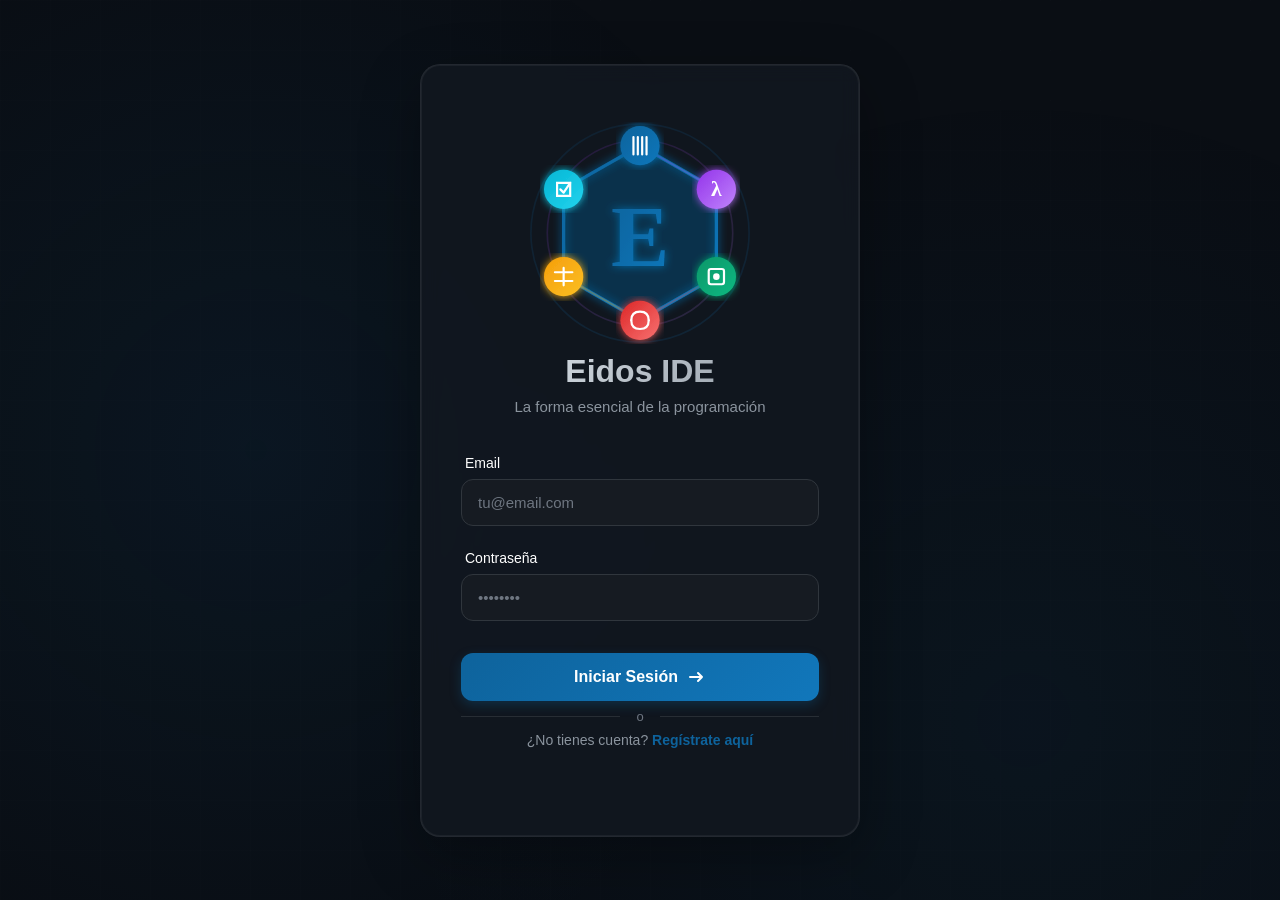
<file: public/pages/index.html>
<!doctype html>
<html lang="es">
  <head>
    <meta charset="UTF-8" />
    <meta name="viewport" content="width=device-width, initial-scale=1.0" />
    <title>Eidos - Login</title>
    <link rel="icon" type="image/svg+xml" href="../assets/images/logo.svg" />
    <link rel="stylesheet" href="../src/css/layout.css" />
    <link rel="stylesheet" href="../src/css/themes.css" />
    <link rel="stylesheet" href="../src/css/pages/login/login.css" />
  </head>
  <body>
    <div class="background-pattern"></div>

    <div class="auth-container">
      <div class="logo-section">
        <div class="logo-icon" id="logoContainer">
          <img src="../assets/images/logo.svg" alt="Eidos" />
        </div>
        <h1>Eidos IDE</h1>
        <p class="subtitle">La forma esencial de la programación</p>
      </div>

      <form id="loginForm" class="auth-form">
        <div class="input-group">
          <label for="email">Email</label>
          <input
            type="email"
            id="email"
            name="email"
            placeholder="tu@email.com"
            required
            autocomplete="email"
          />
        </div>

        <div class="input-group">
          <label for="password">Contraseña</label>
          <input
            type="password"
            id="password"
            name="password"
            placeholder="••••••••"
            required
            autocomplete="current-password"
          />
        </div>

        <button type="submit" class="action-button">
          <span>Iniciar Sesión</span>
          <svg
            width="20"
            height="20"
            viewBox="0 0 20 20"
            fill="none"
            xmlns="http://www.w3.org/2000/svg"
          >
            <path
              d="M4 10H16M16 10L12 6M16 10L12 14"
              stroke="currentColor"
              stroke-width="2"
              stroke-linecap="round"
              stroke-linejoin="round"
            />
          </svg>
        </button>
      </form>

      <div class="divider">
        <span>o</span>
      </div>

      <p class="switch-auth">
        ¿No tienes cuenta?
        <a href="register.html" class="link-primary">Regístrate aquí</a>
      </p>

      <div id="loginMessage" class="message"></div>
    </div>
    <script type="module" src="../src/js/pages/login/login.js"></script>
  </body>
</html>
</file>
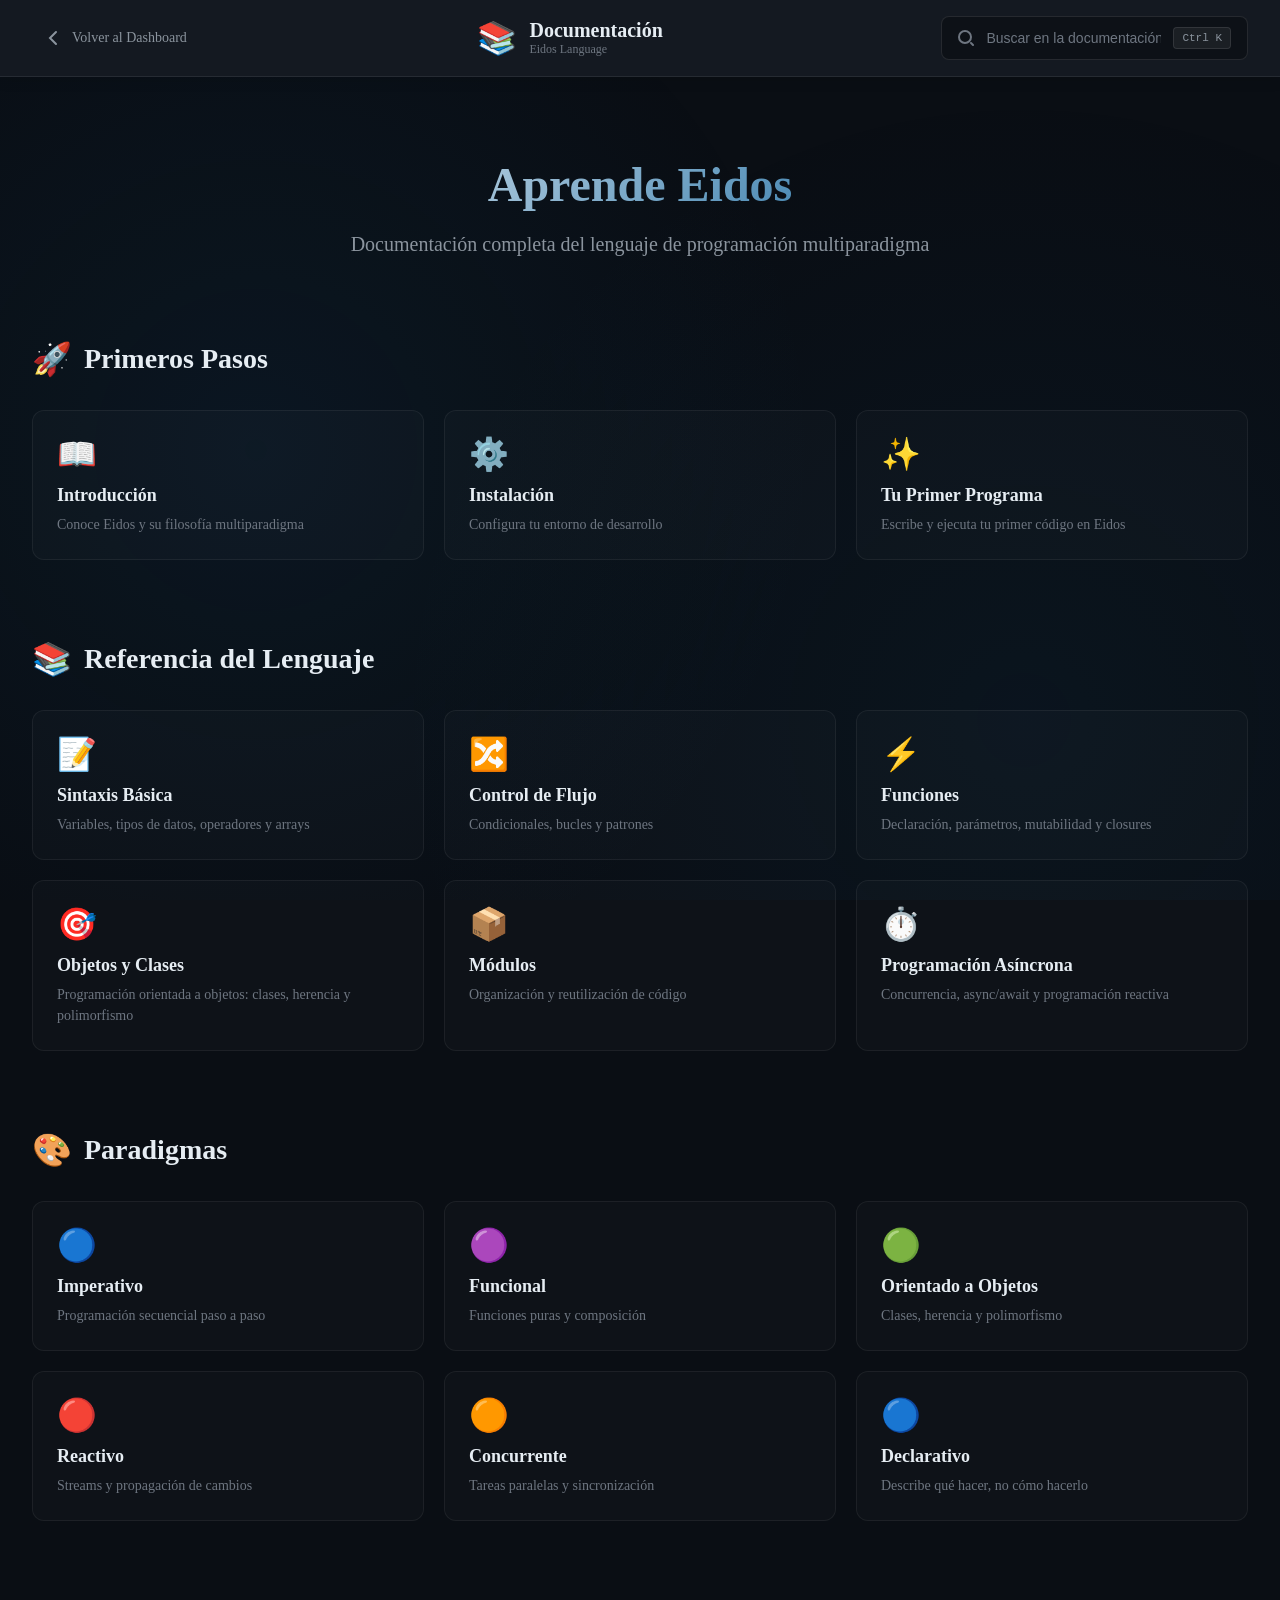
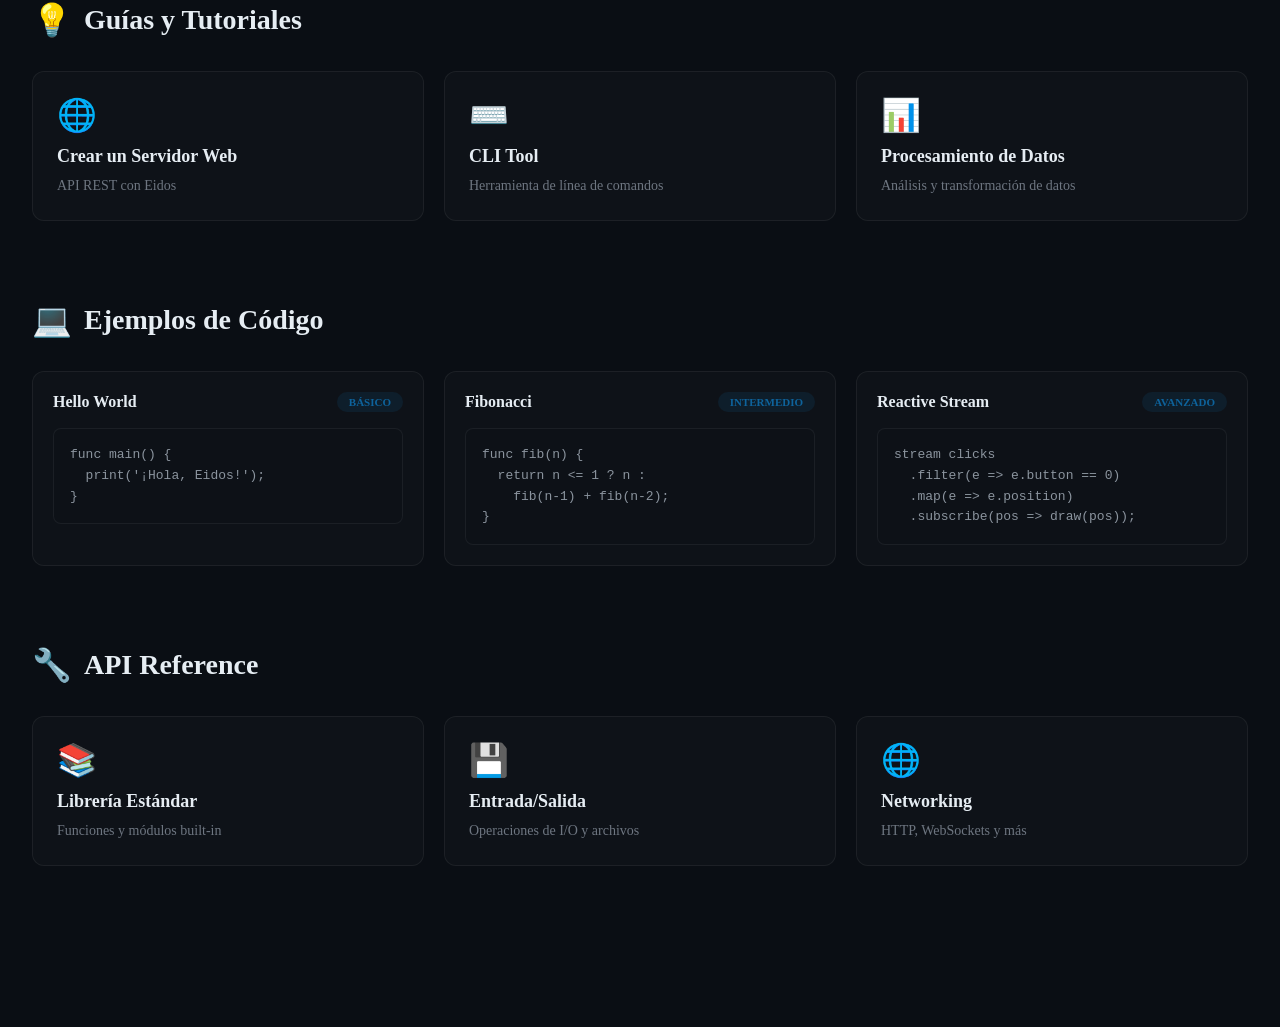
<file: public/pages/docs.html>
<!doctype html>
<html lang="es">
  <head>
    <meta charset="UTF-8" />
    <meta name="viewport" content="width=device-width, initial-scale=1.0" />
    <title>Documentación - Eidos Language</title>

    <link rel="icon" type="image/svg+xml" href="../assets/images/logo.svg" />
    <link rel="stylesheet" href="../src/css/themes.css" />
    <link rel="stylesheet" href="../src/css/pages/docs/docs.css" />
  </head>
  <body>
    <div class="background-pattern"></div>

    <div class="docs-landing">
      <header class="docs-header">
        <div class="docs-header-content">
          <a href="dashboard.html" class="back-btn">
            <svg width="20" height="20" viewBox="0 0 20 20" fill="none">
              <path
                d="M12 4L6 10L12 16"
                stroke="currentColor"
                stroke-width="2"
                stroke-linecap="round"
              />
            </svg>
            <span>Volver al Dashboard</span>
          </a>

          <div class="header-logo">
            <span class="logo-icon">📚</span>
            <div>
              <h1>Documentación</h1>
              <p>Eidos Language</p>
            </div>
          </div>

          <div class="header-actions">
            <div class="search-box">
              <svg width="16" height="16" viewBox="0 0 16 16" fill="none">
                <path
                  d="M7 13A6 6 0 1 0 7 1a6 6 0 0 0 0 12zM13 13l2 2"
                  stroke="currentColor"
                  stroke-width="2"
                  stroke-linecap="round"
                />
              </svg>
              <input
                type="text"
                placeholder="Buscar en la documentación..."
                id="searchInput"
              />
              <kbd>Ctrl K</kbd>
            </div>
          </div>
        </div>
      </header>

      <section class="docs-hero">
        <div class="hero-content">
          <h2>Aprende Eidos</h2>
          <p>
            Documentación completa del lenguaje de programación multiparadigma
          </p>
        </div>
      </section>

      <main class="docs-main" id="docsMain"></main>
    </div>

    <script src="../src/js/pages/docs/docs.data.js"></script>
    <script src="../src/js/pages/docs/docs.generator.js"></script>
  </body>
</html>
</file>
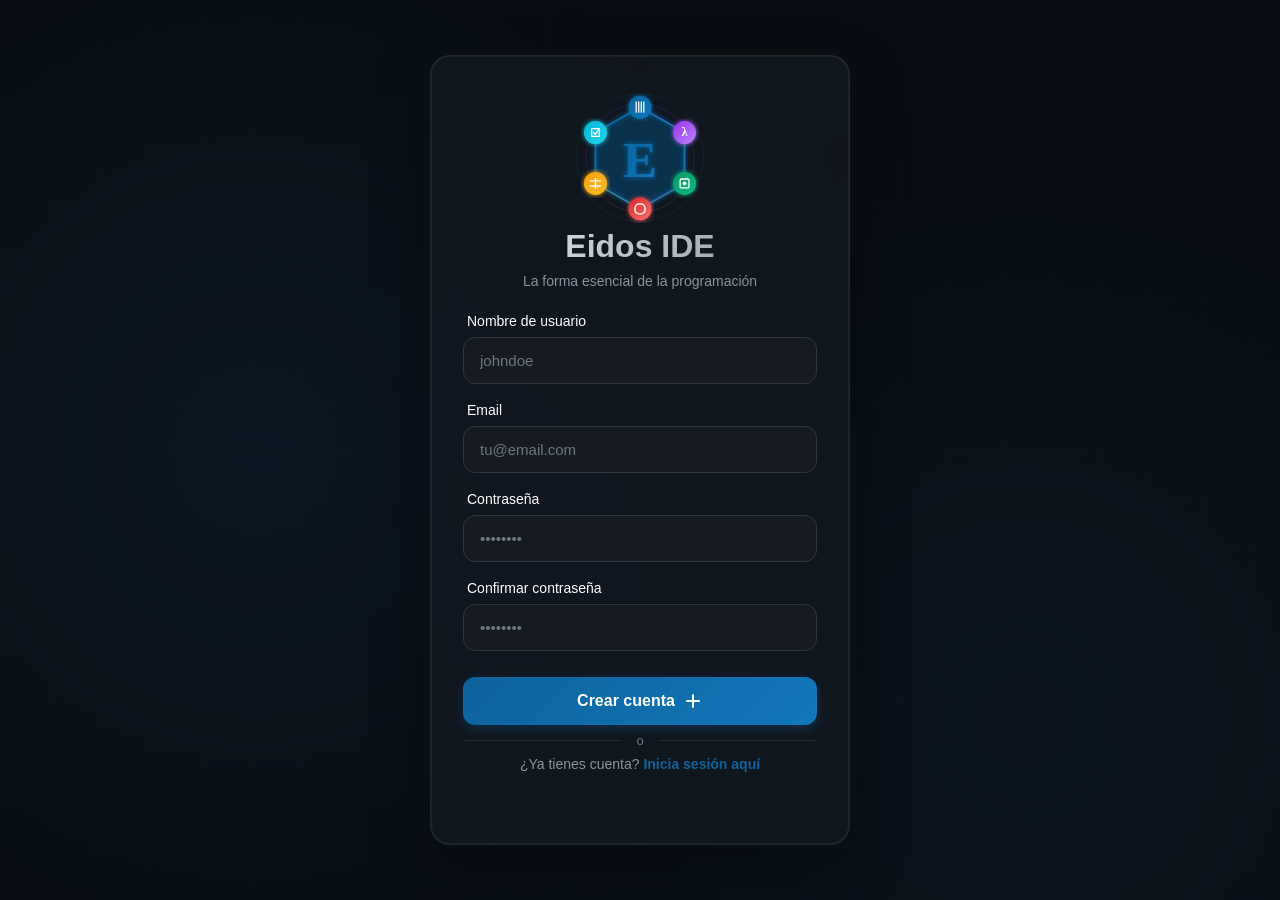
<file: public/pages/register.html>
<!doctype html>
<html lang="es">
  <head>
    <meta charset="UTF-8" />
    <meta name="viewport" content="width=device-width, initial-scale=1.0" />
    <title>Eidos - Registro</title>
    <link rel="icon" type="image/svg+xml" href="../assets/images/logo.svg" />
    <link rel="stylesheet" href="../src/css/layout.css" />
    <link rel="stylesheet" href="../src/css/themes.css" />
    <link rel="stylesheet" href="../src/css/pages/register/register.css" />
  </head>
  <body>
    <div class="background-pattern"></div>

    <div class="auth-container">
      <div class="logo-section">
        <div class="logo-icon" id="logoContainer">
          <img
            src="../assets/images/logo.svg"
            alt="Eidos"
            height="100%"
            width="100%"
          />
        </div>
        <h1>Eidos IDE</h1>
        <p class="subtitle">La forma esencial de la programación</p>
      </div>

      <form id="registerForm" class="auth-form">
        <div class="input-group">
          <label for="username">Nombre de usuario</label>
          <input
            type="text"
            id="username"
            name="username"
            placeholder="johndoe"
            required
            autocomplete="username"
          />
        </div>

        <div class="input-group">
          <label for="email">Email</label>
          <input
            type="email"
            id="email"
            name="email"
            placeholder="tu@email.com"
            required
            autocomplete="email"
          />
        </div>

        <div class="input-group">
          <label for="password">Contraseña</label>
          <input
            type="password"
            id="password"
            name="password"
            placeholder="••••••••"
            required
            autocomplete="new-password"
          />
        </div>

        <div class="input-group">
          <label for="confirmPassword">Confirmar contraseña</label>
          <input
            type="password"
            id="confirmPassword"
            name="confirmPassword"
            placeholder="••••••••"
            required
            autocomplete="new-password"
          />
        </div>

        <button type="submit" class="action-button">
          <span>Crear cuenta</span>
          <svg
            width="20"
            height="20"
            viewBox="0 0 20 20"
            fill="none"
            xmlns="http://www.w3.org/2000/svg"
          >
            <path
              d="M10 4V16M16 10H4"
              stroke="currentColor"
              stroke-width="2"
              stroke-linecap="round"
              stroke-linejoin="round"
            />
          </svg>
        </button>
      </form>

      <div class="divider">
        <span>o</span>
      </div>

      <p class="switch-auth">
        ¿Ya tienes cuenta?
        <a href="index.html" class="link-primary">Inicia sesión aquí</a>
      </p>

      <div id="registerMessage" class="message"></div>
    </div>
    <script src="../src/js/pages/register/register.js"></script>
  </body>
</html>
</file>
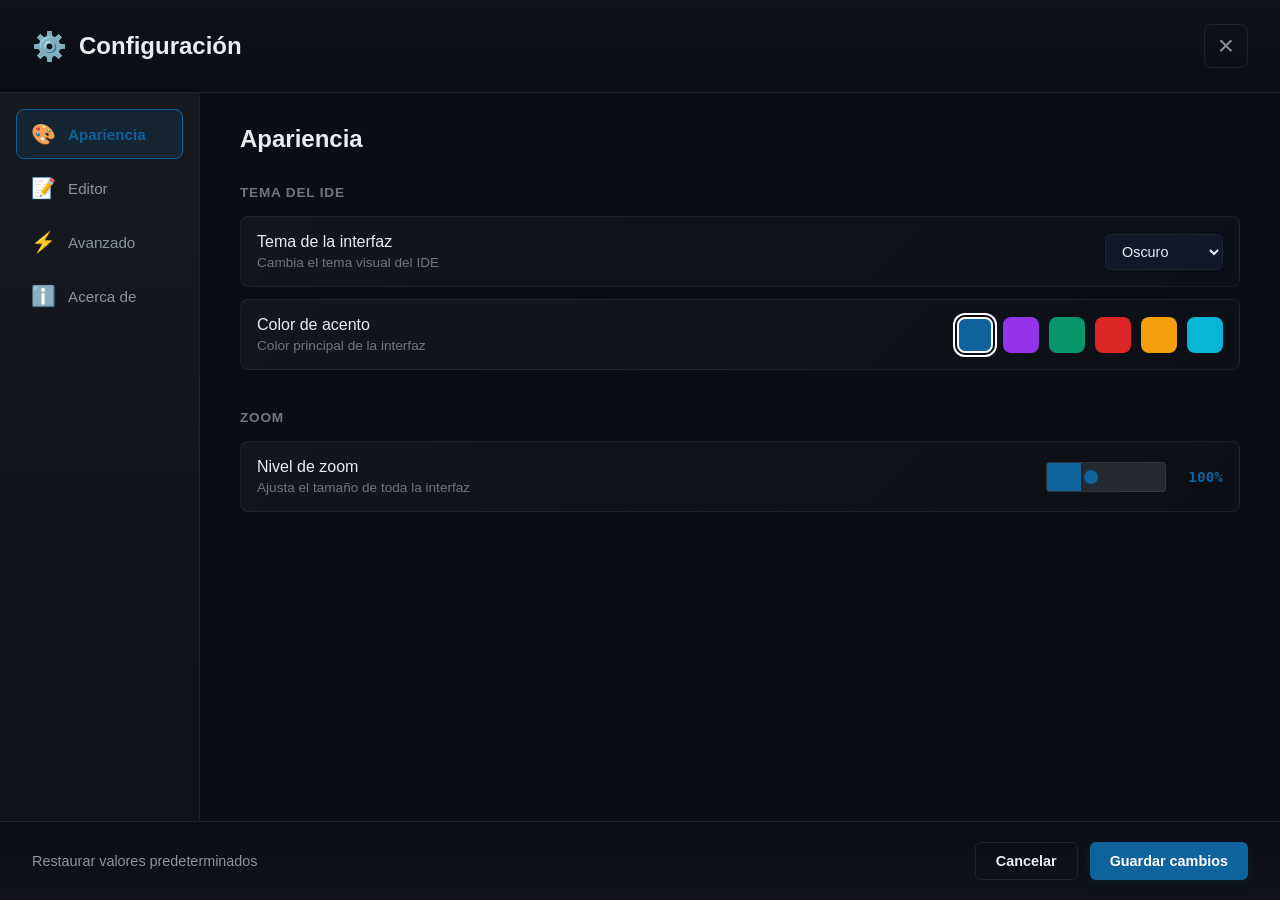
<file: public/pages/settings.html>
<!doctype html>
<html lang="en">
  <head>
    <meta charset="UTF-8" />
    <meta name="viewport" content="width=device-width, initial-scale=1.0" />
    <title>Configuración - Eidos IDE</title>
    <link rel="icon" type="image/svg+xml" href="../assets/images/logo.svg" />
    <link rel="stylesheet" href="../src/css/layout.css" />
    <link rel="stylesheet" href="../src/css/themes.css" />
    <link
      rel="stylesheet"
      href="../src/css/pages/settings/settings-layout.css"
    />
    <link
      rel="stylesheet"
      href="../src/css/pages/settings/settings-variables.css"
    />
    <link
      rel="stylesheet"
      href="../src/css/pages/settings/settings-components.css"
    />
    <link
      rel="stylesheet"
      href="../src/css/pages/settings/settings-themes.css"
    />
  </head>
  <body>
    <div class="settings-overlay" id="settingsOverlay">
      <div class="settings-container">
        <div class="settings-header">
          <div class="settings-title">
            <span class="settings-title-icon">⚙️</span>
            <span>Configuración</span>
          </div>
          <button class="settings-close" id="btnCloseSettings">×</button>
        </div>

        <div class="settings-body">
          <div class="settings-sidebar">
            <div class="settings-nav-item active" data-section="appearance">
              <span class="settings-nav-icon">🎨</span>
              <span>Apariencia</span>
            </div>
            <div class="settings-nav-item" data-section="editor">
              <span class="settings-nav-icon">📝</span>
              <span>Editor</span>
            </div>
            <div class="settings-nav-item" data-section="advanced">
              <span class="settings-nav-icon">⚡</span>
              <span>Avanzado</span>
            </div>
            <div class="settings-nav-item" data-section="about">
              <span class="settings-nav-icon">ℹ️</span>
              <span>Acerca de</span>
            </div>
          </div>

          <div class="settings-content">
            <div class="settings-section active" id="section-appearance">
              <h2 class="settings-section-title">Apariencia</h2>

              <div class="settings-group">
                <h3 class="settings-group-title">Tema del IDE</h3>

                <div class="settings-item">
                  <div class="settings-item-info">
                    <div class="settings-item-label">Tema de la interfaz</div>
                    <div class="settings-item-description">
                      Cambia el tema visual del IDE
                    </div>
                  </div>
                  <div class="settings-item-control">
                    <select class="settings-select" id="ideTheme">
                      <option value="dark">Oscuro</option>
                      <option value="light">Claro</option>
                      <option value="auto">Automático</option>
                    </select>
                  </div>
                </div>

                <div class="settings-item">
                  <div class="settings-item-info">
                    <div class="settings-item-label">Color de acento</div>
                    <div class="settings-item-description">
                      Color principal de la interfaz
                    </div>
                  </div>
                  <div class="settings-item-control">
                    <div class="settings-color-grid">
                      <div
                        class="settings-color-option active"
                        data-color="#0e639c"
                        style="background: #0e639c"
                      ></div>
                      <div
                        class="settings-color-option"
                        data-color="#9333ea"
                        style="background: #9333ea"
                      ></div>
                      <div
                        class="settings-color-option"
                        data-color="#059669"
                        style="background: #059669"
                      ></div>
                      <div
                        class="settings-color-option"
                        data-color="#dc2626"
                        style="background: #dc2626"
                      ></div>
                      <div
                        class="settings-color-option"
                        data-color="#f59e0b"
                        style="background: #f59e0b"
                      ></div>
                      <div
                        class="settings-color-option"
                        data-color="#06b6d4"
                        style="background: #06b6d4"
                      ></div>
                    </div>
                  </div>
                </div>
              </div>

              <div class="settings-group">
                <h3 class="settings-group-title">Zoom</h3>

                <div class="settings-item">
                  <div class="settings-item-info">
                    <div class="settings-item-label">Nivel de zoom</div>
                    <div class="settings-item-description">
                      Ajusta el tamaño de toda la interfaz
                    </div>
                  </div>
                  <div class="settings-item-control">
                    <div class="settings-range">
                      <input
                        type="range"
                        class="settings-slider"
                        id="zoomLevel"
                        min="80"
                        max="150"
                        value="100"
                        step="10"
                      />
                      <span class="settings-value" id="zoomValue">100%</span>
                    </div>
                  </div>
                </div>
              </div>
            </div>

            <div class="settings-section" id="section-editor">
              <h2 class="settings-section-title">Editor</h2>

              <div class="settings-group">
                <h3 class="settings-group-title">Fuente</h3>

                <div class="settings-item">
                  <div class="settings-item-info">
                    <div class="settings-item-label">Familia de fuente</div>
                    <div class="settings-item-description">
                      Fuente utilizada en el editor de código
                    </div>
                  </div>
                  <div class="settings-item-control">
                    <select class="settings-select" id="fontFamily">
                      <option value="JetBrains Mono">JetBrains Mono</option>
                      <option value="Fira Code">Fira Code</option>
                      <option value="Consolas">Consolas</option>
                      <option value="Monaco">Monaco</option>
                      <option value="Source Code Pro">Source Code Pro</option>
                    </select>
                  </div>
                </div>

                <div class="settings-item">
                  <div class="settings-item-info">
                    <div class="settings-item-label">Tamaño de fuente</div>
                    <div class="settings-item-description">
                      Tamaño del texto en el editor
                    </div>
                  </div>
                  <div class="settings-item-control">
                    <div class="settings-range">
                      <input
                        type="range"
                        class="settings-slider"
                        id="fontSize"
                        min="10"
                        max="24"
                        value="14"
                        step="1"
                      />
                      <span class="settings-value" id="fontSizeValue"
                        >14px</span
                      >
                    </div>
                  </div>
                </div>

                <div class="settings-item">
                  <div class="settings-item-info">
                    <div class="settings-item-label">Altura de línea</div>
                    <div class="settings-item-description">
                      Espaciado vertical entre líneas
                    </div>
                  </div>
                  <div class="settings-item-control">
                    <div class="settings-range">
                      <input
                        type="range"
                        class="settings-slider"
                        id="lineHeight"
                        min="1.2"
                        max="2.0"
                        value="1.6"
                        step="0.1"
                      />
                      <span class="settings-value" id="lineHeightValue"
                        >1.6</span
                      >
                    </div>
                  </div>
                </div>
              </div>

              <div class="settings-group">
                <h3 class="settings-group-title">Tema de sintaxis</h3>

                <div class="settings-item">
                  <div class="settings-item-info">
                    <div class="settings-item-label">Esquema de colores</div>
                    <div class="settings-item-description">
                      Tema de resaltado de sintaxis del código
                    </div>
                  </div>
                  <div class="settings-item-control">
                    <select class="settings-select" id="syntaxTheme">
                      <option value="eidos-dark">Eidos Dark</option>
                      <option value="eidos-light">Eidos Light</option>
                      <option value="dracula">Dracula</option>
                      <option value="nord">Nord</option>
                      <option value="monokai">Monokai</option>
                      <option value="github-dark">GitHub Dark</option>
                      <option value="solarized-dark">Solarized Dark</option>
                    </select>
                  </div>
                </div>
              </div>

              <div class="settings-group">
                <h3 class="settings-group-title">Comportamiento</h3>

                <div class="settings-item">
                  <div class="settings-item-info">
                    <div class="settings-item-label">Auto-guardado</div>
                    <div class="settings-item-description">
                      Guardar archivos automáticamente
                    </div>
                  </div>
                  <div class="settings-item-control">
                    <div class="settings-toggle" id="autoSave"></div>
                  </div>
                </div>

                <div class="settings-item">
                  <div class="settings-item-info">
                    <div class="settings-item-label">Números de línea</div>
                    <div class="settings-item-description">
                      Mostrar números de línea en el editor
                    </div>
                  </div>
                  <div class="settings-item-control">
                    <div class="settings-toggle active" id="lineNumbers"></div>
                  </div>
                </div>

                <div class="settings-item">
                  <div class="settings-item-info">
                    <div class="settings-item-label">Ajuste de línea</div>
                    <div class="settings-item-description">
                      Ajustar líneas largas automáticamente
                    </div>
                  </div>
                  <div class="settings-item-control">
                    <div class="settings-toggle" id="wordWrap"></div>
                  </div>
                </div>

                <div class="settings-item">
                  <div class="settings-item-info">
                    <div class="settings-item-label">Autocompletado</div>
                    <div class="settings-item-description">
                      Sugerencias de código automáticas
                    </div>
                  </div>
                  <div class="settings-item-control">
                    <div class="settings-toggle active" id="autoComplete"></div>
                  </div>
                </div>
              </div>
            </div>

            <div class="settings-section" id="section-advanced">
              <h2 class="settings-section-title">Avanzado</h2>

              <div class="settings-group">
                <h3 class="settings-group-title">Performance</h3>

                <div class="settings-item">
                  <div class="settings-item-info">
                    <div class="settings-item-label">
                      Aceleración por hardware
                    </div>
                    <div class="settings-item-description">
                      Usa la GPU para mejorar el rendimiento
                    </div>
                  </div>
                  <div class="settings-item-control">
                    <div
                      class="settings-toggle active"
                      id="hwAcceleration"
                    ></div>
                  </div>
                </div>

                <div class="settings-item">
                  <div class="settings-item-info">
                    <div class="settings-item-label">Tamaño de tabulación</div>
                    <div class="settings-item-description">
                      Espacios por nivel de indentación
                    </div>
                  </div>
                  <div class="settings-item-control">
                    <select class="settings-select" id="tabSize">
                      <option value="2">2 espacios</option>
                      <option value="4" selected>4 espacios</option>
                      <option value="8">8 espacios</option>
                    </select>
                  </div>
                </div>
              </div>

              <div class="settings-group">
                <h3 class="settings-group-title">Consola</h3>

                <div class="settings-item">
                  <div class="settings-item-info">
                    <div class="settings-item-label">Altura de consola</div>
                    <div class="settings-item-description">
                      Proporción de la pantalla para la consola
                    </div>
                  </div>
                  <div class="settings-item-control">
                    <div class="settings-range">
                      <input
                        type="range"
                        class="settings-slider"
                        id="consoleHeight"
                        min="20"
                        max="50"
                        value="30"
                        step="5"
                      />
                      <span class="settings-value" id="consoleHeightValue"
                        >30%</span
                      >
                    </div>
                  </div>
                </div>

                <div class="settings-item">
                  <div class="settings-item-info">
                    <div class="settings-item-label">Limpiar al ejecutar</div>
                    <div class="settings-item-description">
                      Borrar consola antes de cada ejecución
                    </div>
                  </div>
                  <div class="settings-item-control">
                    <div class="settings-toggle active" id="clearConsole"></div>
                  </div>
                </div>
              </div>
            </div>

            <div class="settings-section" id="section-about">
              <h2 class="settings-section-title">Acerca de Eidos IDE</h2>

              <div class="settings-group">
                <div class="settings-item">
                  <div class="settings-item-info">
                    <div class="settings-item-label">Versión</div>
                    <div class="settings-item-description">1.0.0 Beta</div>
                  </div>
                </div>

                <div class="settings-item">
                  <div class="settings-item-info">
                    <div class="settings-item-label">Motor del editor</div>
                    <div class="settings-item-description">
                      CodeMirror 5.65.2
                    </div>
                  </div>
                </div>

                <div class="settings-item">
                  <div class="settings-item-info">
                    <div class="settings-item-label">Lenguaje</div>
                    <div class="settings-item-description">
                      Eidos - Lenguaje multiparadigma
                    </div>
                  </div>
                </div>
              </div>

              <div class="settings-group">
                <h3 class="settings-group-title">Enlaces</h3>

                <div
                  class="settings-item"
                  style="cursor: pointer"
                  onclick="window.open('./docs.html', '_blank')"
                >
                  <div class="settings-item-info">
                    <div class="settings-item-label">📚 Documentación</div>
                    <div class="settings-item-description">
                      Aprende a programar en Eidos
                    </div>
                  </div>
                </div>

                <div
                  class="settings-item"
                  style="cursor: pointer"
                  onclick="
                    window.open(
                      'https://github.com/DiegoCordova7/eidos',
                      '_blank',
                    )
                  "
                >
                  <div class="settings-item-info">
                    <div class="settings-item-label">🐙 GitHub</div>
                    <div class="settings-item-description">
                      Contribuye al proyecto
                    </div>
                  </div>
                </div>
              </div>
            </div>
          </div>
        </div>

        <div class="settings-footer">
          <button class="settings-reset" id="btnResetSettings">
            Restaurar valores predeterminados
          </button>
          <div class="settings-actions">
            <button class="settings-button secondary" id="btnCancelSettings">
              Cancelar
            </button>
            <button class="settings-button primary" id="btnSaveSettings">
              Guardar cambios
            </button>
          </div>
        </div>
      </div>
    </div>

    <script type="module" src="../src/js/pages/settings/main.js"></script>
  </body>
</html>
</file>
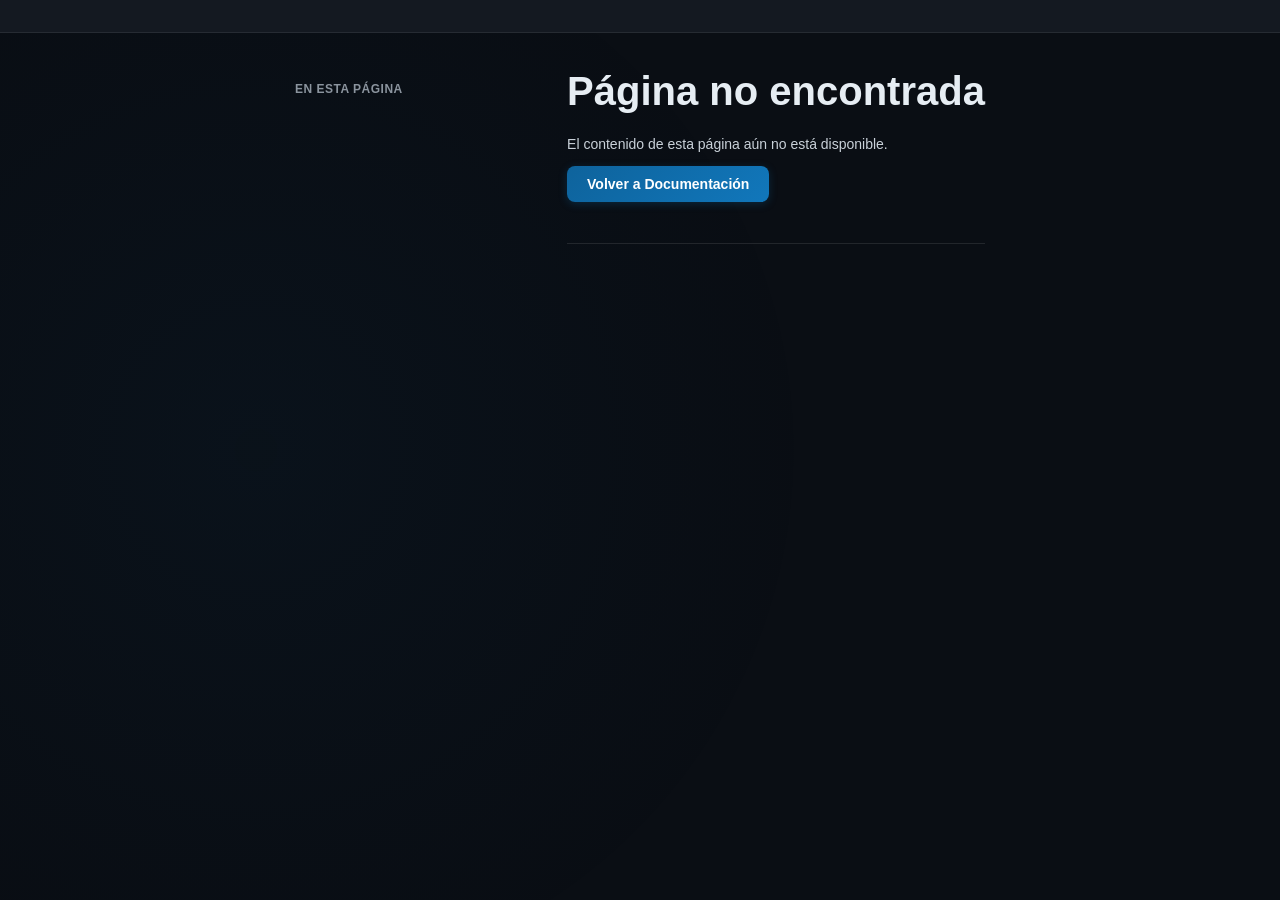
<file: public/pages/docs/doc.html>
<!doctype html>
<html lang="es">
  <head>
    <meta charset="UTF-8" />
    <meta name="viewport" content="width=device-width, initial-scale=1.0" />
    <title id="pageTitle">Eidos Documentation</title>
    <link rel="icon" type="image/svg+xml" href="../../assets/images/logo.svg" />
    <link rel="stylesheet" href="../../src/css/themes.css" />
    <link rel="stylesheet" href="../../src/css/pages/docs/base.css" />
    <link rel="stylesheet" href="../../src/css/pages/docs/header.css" />
    <link rel="stylesheet" href="../../src/css/pages/docs/sidebar.css" />
    <link rel="stylesheet" href="../../src/css/pages/docs/layout.css" />
    <link rel="stylesheet" href="../../src/css/pages/docs/components.css" />
    <link rel="stylesheet" href="../../src/css/pages/docs/diagrams.css" />
    <link rel="stylesheet" href="../../src/css/pages/docs/code.css" />
    <link rel="stylesheet" href="../../src/css/pages/docs/list.css" />
    <link rel="stylesheet" href="../../src/css/pages/docs/navigation.css" />
    <link rel="stylesheet" href="../../src/css/pages/docs/responsive.css" />
    <link rel="stylesheet" href="../../src/css/pages/docs/grid.css" />
  </head>
  <body>
    <div class="background-pattern"></div>

    <div class="doc-page">
      <header class="doc-header">
        <div class="doc-header-content">
          <nav class="breadcrumbs" id="breadcrumbs"></nav>
        </div>
      </header>

      <div class="doc-body">
        <aside class="doc-sidebar">
          <nav class="toc">
            <div class="toc-title">En esta página</div>
            <ul class="toc-list" id="tocList"></ul>
          </nav>
        </aside>
        <main class="doc-content">
          <article class="doc-article" id="articleContent"></article>
          <nav class="doc-nav">
            <div class="doc-nav-prev" id="navPrev"></div>
            <div class="doc-nav-next" id="navNext"></div>
          </nav>
        </main>
      </div>
    </div>

    <script src="../../src/js/pages/docs/utils.js"></script>
    <script src="../../src/js/pages/docs/text-renderer.js"></script>
    <script src="../../src/js/pages/docs/code-renderer.js"></script>
    <script src="../../src/js/pages/docs/grid-renderer.js"></script>
    <script src="../../src/js/pages/docs/list-renderer.js"></script>
    <script src="../../src/js/pages/docs/nav-renderer.js"></script>
    <script src="../../src/js/pages/docs/diagram-renderer.js"></script>
    <script src="../../src/js/pages/docs/doc-render.js"></script>
    <script src="../../src/js/pages/docs/doc-page.js"></script>
  </body>
</html>
</file>
<file: public/src/css/layout.css>
* {
    margin: 0;
    padding: 0;
    box-sizing: border-box;
}

body {
    font-family: 'Inter', -apple-system, BlinkMacSystemFont, 'Segoe UI', 'Roboto', 'Oxygen', 'Ubuntu', sans-serif;
    background-color: var(--bg);
    color: var(--text);
    display: flex;
    justify-content: center;
    align-items: center;
    min-height: 100vh;
    position: relative;
    overflow: hidden;
}

.background-pattern {
    position: fixed;
    top: 0;
    left: 0;
    width: 100%;
    height: 100%;
    background-image:
        radial-gradient(circle at 20% 50%, rgba(14, 99, 156, 0.1) 0%, transparent 50%),
        radial-gradient(circle at 80% 80%, rgba(14, 99, 156, 0.08) 0%, transparent 50%);
    pointer-events: none;
    z-index: 0;
}

.background-pattern::before {
    content: '';
    position: absolute;
    width: 100%;
    height: 100%;
    background-image:
        linear-gradient(var(--grid-line) 1px, transparent 1px),
        linear-gradient(90deg, var(--grid-line) 1px, transparent 1px);
    background-size: 50px 50px;
    opacity: 0.3;
}

.auth-container {
    position: relative;
    z-index: 1;
    width: 100%;
    max-width: 440px;
    background-color: var(--card-bg);
    border-radius: 20px;
    border: 1px solid var(--card-border);
    box-shadow:
        0 20px 60px rgba(0, 0, 0, 0.3),
        0 0 0 1px rgba(255, 255, 255, 0.05) inset;
    padding: 48px 40px;
    backdrop-filter: blur(10px);
    animation: slideUp 0.5s cubic-bezier(0.16, 1, 0.3, 1) forwards;
}

@keyframes slideUp {
    0% {
        opacity: 0;
        transform: translateY(30px) scale(0.95);
    }

    100% {
        opacity: 1;
        transform: translateY(0) scale(1);
    }
}

.logo-section {
    text-align: center;
    margin-bottom: 40px;
}

.logo-icon {
    display: inline-flex;
    align-items: center;
    justify-content: center;
    width: 72px;
    height: 72px;
    background: linear-gradient(135deg, var(--accent) 0%, var(--accent-hover) 100%);
    border-radius: 16px;
    margin-bottom: 20px;
    box-shadow: 0 8px 24px rgba(14, 99, 156, 0.3);
    color: white;
}

.logo-section h1 {
    font-size: 32px;
    font-weight: 700;
    margin-bottom: 8px;
    background: linear-gradient(135deg, var(--text) 0%, var(--text-secondary) 100%);
    -webkit-background-clip: text;
    -webkit-text-fill-color: transparent;
    background-clip: text;
}

.subtitle {
    font-size: 15px;
    color: var(--text-secondary);
    font-weight: 400;
}

.auth-form {
    display: flex;
    flex-direction: column;
    gap: 24px;
}

.input-group {
    display: flex;
    flex-direction: column;
    gap: 8px;
}

.input-group label {
    font-size: 14px;
    font-weight: 500;
    color: var(--text);
    margin-left: 4px;
}

input {
    width: 100%;
    padding: 14px 16px;
    border-radius: 12px;
    border: 1.5px solid var(--input-border);
    background-color: var(--input-bg);
    color: var(--text);
    font-size: 15px;
    font-family: inherit;
    transition: all 0.2s ease;
}

input::placeholder {
    color: var(--text-tertiary);
}

input:focus {
    border-color: var(--accent);
    background-color: var(--input-bg-focus);
    box-shadow: 0 0 0 3px var(--accent-shadow);
    outline: none;
}

input:hover:not(:focus) {
    border-color: var(--input-border-hover);
}

.action-button {
    padding: 14px 24px;
    border: none;
    border-radius: 12px;
    background: linear-gradient(135deg, var(--accent) 0%, var(--accent-hover) 100%);
    color: white;
    font-size: 16px;
    font-weight: 600;
    cursor: pointer;
    font-family: inherit;
    transition: all 0.3s cubic-bezier(0.16, 1, 0.3, 1);
    display: flex;
    align-items: center;
    justify-content: center;
    gap: 8px;
    box-shadow: 0 4px 12px rgba(14, 99, 156, 0.3);
    margin-top: 8px;
}

.action-button:hover {
    transform: translateY(-2px);
    box-shadow: 0 6px 20px rgba(14, 99, 156, 0.4);
}

.action-button:active {
    transform: translateY(0);
    box-shadow: 0 2px 8px rgba(14, 99, 156, 0.3);
}

.action-button.loading {
    pointer-events: none;
    opacity: 0.7;
}

.action-button.loading span::after {
    content: '...';
    animation: dots 1.5s infinite;
}

@keyframes dots {

    0%,
    20% {
        content: '.';
    }

    40% {
        content: '..';
    }

    60%,
    100% {
        content: '...';
    }
}

.divider {
    display: flex;
    align-items: center;
    text-align: center;
    margin: 8px 0;
}

.divider::before,
.divider::after {
    content: '';
    flex: 1;
    border-bottom: 1px solid var(--divider);
}

.divider span {
    padding: 0 16px;
    color: var(--text-tertiary);
    font-size: 13px;
    font-weight: 500;
}

.switch-auth {
    text-align: center;
    font-size: 14px;
    color: var(--text-secondary);
}

.link-primary {
    color: var(--accent);
    text-decoration: none;
    font-weight: 600;
    transition: all 0.2s ease;
}

.link-primary:hover {
    color: var(--accent-hover);
    text-decoration: underline;
}

.message {
    text-align: center;
    font-size: 14px;
    padding: 12px 16px;
    border-radius: 10px;
    font-weight: 500;
    margin-top: 16px;
    opacity: 0;
    transform: translateY(-10px);
    transition: all 0.3s ease;
}

.message:not(:empty) {
    opacity: 1;
    transform: translateY(0);
}

.message.error {
    background-color: rgba(245, 101, 101, 0.1);
    border: 1px solid rgba(245, 101, 101, 0.3);
    color: var(--error);
}

.message.success {
    background-color: rgba(72, 187, 120, 0.1);
    border: 1px solid rgba(72, 187, 120, 0.3);
    color: var(--success);
}

@media (max-width: 480px) {
    .auth-container {
        margin: 20px;
        padding: 32px 24px;
        border-radius: 16px;
    }

    .logo-icon {
        width: 60px;
        height: 60px;
    }

    .logo-section h1 {
        font-size: 28px;
    }

    .subtitle {
        font-size: 14px;
    }
}
</file>
<file: public/src/css/themes.css>
:root {
    /* Background */
    --bg: #0a0e14;
    --card-bg: rgba(18, 24, 32, 0.85);
    --card-border: rgba(255, 255, 255, 0.08);

    /* Text */
    --text-primary: #e6edf3;
    --text-secondary: #8b949e;
    --text-tertiary: #6e7681;

    /* Input */
    --input-bg: #161b22;
    --input-bg-focus: #1c2128;
    --input-border: #30363d;
    --input-border-hover: #484f58;

    /* Accent */
    --accent: #0e639c;
    --accent-hover: #1177bb;
    --accent-shadow: rgba(14, 99, 156, 0.15);

    /* Semantic */
    --error: #f85149;
    --success: #3fb950;
    --warning: #d29922;

    /* Utility */
    --divider: rgba(255, 255, 255, 0.1);
    --grid-line: rgba(255, 255, 255, 0.02);

    /* Color Scheme */
    color-scheme: dark;
}

/* Light Theme */
body.light-theme {
    --bg: #f6f8fa;
    --card-bg: #fff;
    --card-border: rgba(94, 0, 0, 0.15);

    --text-primary: #1f2328;
    --text-secondary: #656d76;
    --text-tertiary: #8c959f;

    --input-bg: #ffffff;
    --input-bg-focus: #ffffff;
    --input-border: #d1d9e0;
    --input-border-hover: #afb8c1;

    --error: #d1242f;
    --success: #1a7f37;
    --warning: #9a6700;

    --divider: rgba(0, 0, 0, 0.12);
    --grid-line: rgba(0, 0, 0, 0.05);

    color-scheme: light;
}

/* Auto Theme (respeta preferencia del sistema) */
@media (prefers-color-scheme: light) {
    :root.auto-theme {
        --bg: #f6f8fa;
        --card-bg: #fff;
        --card-border: rgba(0, 0, 0, 0.15);

        --text: #1f2328;
        --text-secondary: #656d76;
        --text-tertiary: #8c959f;

        --input-bg: #ffffff;
        --input-bg-focus: #ffffff;
        --input-border: #d1d9e0;
        --input-border-hover: #afb8c1;

        --accent: #0969da;
        --accent-hover: #0550ae;
        --accent-shadow: rgba(9, 105, 218, 0.1);

        --error: #d1242f;
        --success: #1a7f37;
        --warning: #9a6700;

        --divider: rgba(0, 0, 0, 0.1);
        --grid-line: rgba(0, 0, 0, 0.03);

        color-scheme: light;
    }
}

@media (prefers-color-scheme: dark) {
    :root.auto-theme {
        --bg: #0a0e14;
        --card-bg: rgba(18, 24, 32, 0.85);
        --card-border: rgba(255, 255, 255, 0.08);

        --text: #e6edf3;
        --text-secondary: #8b949e;
        --text-tertiary: #6e7681;

        --input-bg: #161b22;
        --input-bg-focus: #1c2128;
        --input-border: #30363d;
        --input-border-hover: #484f58;

        --accent: #0e639c;
        --accent-hover: #1177bb;
        --accent-shadow: rgba(14, 99, 156, 0.15);

        --error: #f85149;
        --success: #3fb950;
        --warning: #d29922;

        --divider: rgba(255, 255, 255, 0.1);
        --grid-line: rgba(255, 255, 255, 0.02);

        color-scheme: dark;
    }
}
</file>
<file: public/src/css/pages/login/login.css>
.auth-container {
    animation: fadeInScale 0.7s cubic-bezier(0.22, 1, 0.36, 1) forwards;
}

.logo-section h1 {
    font-size: 32px;
    font-weight: 700;
    margin-bottom: 8px;
    background: linear-gradient(135deg, var(--text-primary) 0%, var(--text-secondary) 100%);
    -webkit-background-clip: text;
    background-clip: text;
    -webkit-text-fill-color: transparent;
}

@keyframes fadeInScale {
    0% {
        opacity: 0;
        transform: translateY(50px) scale(0.92);
        filter: blur(10px);
    }

    100% {
        opacity: 1;
        transform: translateY(0) scale(1);
        filter: blur(0);
    }
}

.logo-icon {
    background: transparent !important;
    box-shadow: none !important;
    border-radius: 0 !important;
    width: 240px !important;
    height: 240px !important;
    display: flex !important;
    align-items: center !important;
    justify-content: center !important;
    margin: 0 auto !important;
}

.logo-icon svg {
    width: 240px !important;
    height: 240px !important;
    display: block !important;
}

.logo-section {
    animation: logoEntrance 0.8s cubic-bezier(0.22, 1, 0.36, 1) backwards;
}

@keyframes logoEntrance {
    0% {
        opacity: 0;
        transform: scale(0.5) rotate(-10deg);
        filter: blur(20px);
    }

    60% {
        transform: scale(1.05) rotate(2deg);
    }

    100% {
        opacity: 1;
        transform: scale(1) rotate(0deg);
        filter: blur(0);
    }
}

.action-button {
    position: relative;
    overflow: hidden;
}

.action-button::before {
    content: '';
    position: absolute;
    top: 0;
    left: -100%;
    width: 100%;
    height: 100%;
    background: linear-gradient(90deg,
            transparent,
            rgba(255, 255, 255, 0.3),
            transparent);
    transition: left 0.6s cubic-bezier(0.22, 1, 0.36, 1);
}

.action-button:hover::before {
    left: 100%;
}

.input-group {
    animation: slideInLeft 0.6s cubic-bezier(0.22, 1, 0.36, 1) backwards;
}

.input-group:nth-child(1) {
    animation-delay: 0.15s;
}

.input-group:nth-child(2) {
    animation-delay: 0.25s;
}

@keyframes slideInLeft {
    from {
        opacity: 0;
        transform: translateX(-30px);
        filter: blur(5px);
    }

    to {
        opacity: 1;
        transform: translateX(0);
        filter: blur(0);
    }
}

input:focus {
    animation: inputGlow 0.4s cubic-bezier(0.22, 1, 0.36, 1);
}

@keyframes inputGlow {
    0% {
        box-shadow: 0 0 0 0 var(--accent-shadow);
    }

    50% {
        box-shadow: 0 0 0 8px var(--accent-shadow);
    }

    100% {
        box-shadow: 0 0 0 3px var(--accent-shadow);
    }
}

.divider {
    animation: fadeIn 0.6s ease backwards;
    animation-delay: 0.4s;
}

@keyframes fadeIn {
    from {
        opacity: 0;
        transform: scaleX(0);
    }

    to {
        opacity: 1;
        transform: scaleX(1);
    }
}

.switch-auth {
    animation: slideInUp 0.6s cubic-bezier(0.22, 1, 0.36, 1) backwards;
    animation-delay: 0.5s;
}

@keyframes slideInUp {
    from {
        opacity: 0;
        transform: translateY(15px);
        filter: blur(3px);
    }

    to {
        opacity: 1;
        transform: translateY(0);
        filter: blur(0);
    }
}

.action-button.loading::after {
    content: '';
    position: absolute;
    width: 16px;
    height: 16px;
    border: 2px solid rgba(255, 255, 255, 0.3);
    border-top-color: white;
    border-radius: 50%;
    animation: spin 0.7s linear infinite;
    margin-left: 8px;
}

@keyframes spin {
    to {
        transform: rotate(360deg);
    }
}

.message.error {
    animation: shake 0.5s cubic-bezier(0.36, 0.07, 0.19, 0.97);
}

@keyframes shake {

    0%,
    100% {
        transform: translateX(0);
    }

    10%,
    30%,
    50%,
    70%,
    90% {
        transform: translateX(-8px);
    }

    20%,
    40%,
    60%,
    80% {
        transform: translateX(8px);
    }
}

.message.success {
    animation: successPop 0.5s cubic-bezier(0.68, -0.55, 0.27, 1.55);
}

@keyframes successPop {
    0% {
        opacity: 0;
        transform: scale(0.8);
    }

    50% {
        transform: scale(1.05);
    }

    100% {
        opacity: 1;
        transform: scale(1);
    }
}

.link-primary {
    position: relative;
    display: inline-block;
}

.link-primary::after {
    content: '';
    position: absolute;
    bottom: -2px;
    left: 0;
    width: 0;
    height: 2px;
    background: linear-gradient(90deg, var(--accent), var(--accent-hover));
    transition: width 0.4s cubic-bezier(0.22, 1, 0.36, 1);
}

.link-primary:hover::after {
    width: 100%;
}

@media (prefers-reduced-motion: reduce) {

    *,
    *::before,
    *::after {
        animation-duration: 0.01ms !important;
        animation-iteration-count: 1 !important;
        transition-duration: 0.01ms !important;
    }
}

@media (max-width: 480px) {
    .logo-icon {
        width: 180px !important;
        height: 180px !important;
    }

    .logo-icon svg {
        width: 180px !important;
        height: 180px !important;
    }
}
</file>
<file: public/src/css/pages/docs/docs.css>
* {
    margin: 0;
    padding: 0;
    box-sizing: border-box;
}

body {
    background: #0a0e14;
    min-height: 100vh;
    overflow-x: hidden;
}

/* Background */
.background-pattern {
    position: fixed;
    inset: 0;
    background-image:
        radial-gradient(circle at 20% 50%, rgba(14, 99, 156, 0.1) 0%, transparent 50%),
        radial-gradient(circle at 80% 80%, rgba(14, 99, 156, 0.08) 0%, transparent 50%);
    pointer-events: none;
    z-index: 0;
}

.docs-landing {
    position: relative;
    z-index: 1;
    min-height: 100vh;
}

/* ===== HEADER ===== */
.docs-header {
    background: rgba(22, 27, 34, 0.95);
    border-bottom: 1px solid rgba(255, 255, 255, 0.08);
    backdrop-filter: blur(10px);
    position: sticky;
    top: 0;
    z-index: 100;
    box-shadow: 0 4px 12px rgba(0, 0, 0, 0.1);
}

.docs-header-content {
    max-width: 1400px;
    margin: 0 auto;
    padding: 16px 32px;
    display: flex;
    align-items: center;
    justify-content: space-between;
    gap: 24px;
}

.back-btn {
    display: flex;
    align-items: center;
    gap: 8px;
    color: #8b949e;
    text-decoration: none;
    font-size: 14px;
    font-weight: 500;
    padding: 8px 12px;
    border-radius: 6px;
    transition: all 0.2s;
}

.back-btn:hover {
    background: rgba(255, 255, 255, 0.06);
    color: #e6edf3;
}

.header-logo {
    display: flex;
    align-items: center;
    gap: 12px;
}

.logo-icon {
    font-size: 32px;
}

.header-logo h1 {
    font-size: 20px;
    font-weight: 700;
    color: #e6edf3;
    margin: 0;
}

.header-logo p {
    font-size: 12px;
    color: #6e7681;
    margin: 0;
}

/* Search Box */
.search-box {
    display: flex;
    align-items: center;
    gap: 12px;
    background: #0d1117;
    border: 1px solid rgba(255, 255, 255, 0.1);
    border-radius: 8px;
    padding: 10px 16px;
    min-width: 300px;
    transition: all 0.2s;
}

.search-box:focus-within {
    border-color: #0e639c;
    box-shadow: 0 0 0 3px rgba(14, 99, 156, 0.15);
}

.search-box svg {
    color: #6e7681;
    flex-shrink: 0;
}

.search-box input {
    flex: 1;
    background: transparent;
    border: none;
    outline: none;
    color: #e6edf3;
    font-size: 14px;
}

.search-box input::placeholder {
    color: #6e7681;
}

.search-box kbd {
    background: rgba(255, 255, 255, 0.06);
    color: #8b949e;
    padding: 4px 8px;
    border-radius: 4px;
    font-size: 11px;
    font-family: 'JetBrains Mono', monospace;
    border: 1px solid rgba(255, 255, 255, 0.1);
}

/* ===== HERO ===== */
.docs-hero {
    padding: 80px 32px;
    text-align: center;
}

.hero-content {
    max-width: 800px;
    margin: 0 auto;
}

.hero-content h2 {
    font-size: 48px;
    font-weight: 700;
    color: #e6edf3;
    margin-bottom: 16px;
    background: linear-gradient(135deg, #e6edf3 0%, #0e639c 100%);
    -webkit-background-clip: text;
    -webkit-text-fill-color: transparent;
    background-clip: text;
}

.hero-content p {
    font-size: 20px;
    color: #8b949e;
    line-height: 1.6;
}

/* ===== MAIN CONTENT ===== */
.docs-main {
    max-width: 1400px;
    margin: 0 auto;
    padding: 0 32px 80px;
}

/* Sections */
.docs-section {
    margin-bottom: 80px;
}

.section-header {
    display: flex;
    align-items: center;
    gap: 12px;
    margin-bottom: 32px;
}

.section-icon {
    font-size: 32px;
}

.section-header h3 {
    font-size: 28px;
    font-weight: 700;
    color: #e6edf3;
}

/* ===== CARDS GRID ===== */
.cards-grid {
    display: grid;
    grid-template-columns: repeat(auto-fill, minmax(300px, 1fr));
    gap: 20px;
}

.doc-card {
    background: rgba(255, 255, 255, 0.02);
    border: 1px solid rgba(255, 255, 255, 0.06);
    border-radius: 12px;
    padding: 24px;
    text-decoration: none;
    transition: all 0.2s;
}

.doc-card:hover {
    background: rgba(255, 255, 255, 0.04);
    border-color: rgba(14, 99, 156, 0.5);
    transform: translateY(-2px);
    box-shadow: 0 8px 24px rgba(0, 0, 0, 0.2);
}

.card-icon {
    font-size: 32px;
    margin-bottom: 12px;
}

.doc-card h4 {
    font-size: 18px;
    font-weight: 600;
    color: #e6edf3;
    margin-bottom: 8px;
}

.doc-card p {
    font-size: 14px;
    color: #6e7681;
    line-height: 1.5;
}

/* Paradigm Cards */
.paradigm-card:hover {
    border-color: var(--paradigm-color);
}

.paradigm-card[data-color="#0e639c"]:hover {
    --paradigm-color: #0e639c;
}

.paradigm-card[data-color="#9333ea"]:hover {
    --paradigm-color: #9333ea;
}

.paradigm-card[data-color="#059669"]:hover {
    --paradigm-color: #059669;
}

.paradigm-card[data-color="#dc2626"]:hover {
    --paradigm-color: #dc2626;
}

.paradigm-card[data-color="#f59e0b"]:hover {
    --paradigm-color: #f59e0b;
}

.paradigm-card[data-color="#06b6d4"]:hover {
    --paradigm-color: #06b6d4;
}

/* ===== EXAMPLES GRID ===== */
.examples-grid {
    display: grid;
    grid-template-columns: repeat(auto-fill, minmax(350px, 1fr));
    gap: 20px;
}

.example-card {
    background: rgba(255, 255, 255, 0.02);
    border: 1px solid rgba(255, 255, 255, 0.06);
    border-radius: 12px;
    padding: 20px;
    text-decoration: none;
    transition: all 0.2s;
}

.example-card:hover {
    background: rgba(255, 255, 255, 0.04);
    border-color: rgba(14, 99, 156, 0.5);
    transform: translateY(-2px);
}

.example-header {
    display: flex;
    justify-content: space-between;
    align-items: center;
    margin-bottom: 16px;
}

.example-title {
    font-size: 16px;
    font-weight: 600;
    color: #e6edf3;
}

.example-badge {
    font-size: 11px;
    font-weight: 600;
    color: #0e639c;
    background: rgba(14, 99, 156, 0.15);
    padding: 4px 12px;
    border-radius: 12px;
    text-transform: uppercase;
}

.example-code {
    background: #0d1117;
    border: 1px solid rgba(255, 255, 255, 0.06);
    border-radius: 8px;
    padding: 16px;
    font-family: 'JetBrains Mono', 'Fira Code', 'Consolas', monospace;
    font-size: 13px;
    color: #8b949e;
    line-height: 1.6;
    overflow-x: auto;
}

/* ===== FOOTER ===== */
.docs-footer {
    background: rgba(22, 27, 34, 0.95);
    border-top: 1px solid rgba(255, 255, 255, 0.08);
    padding: 48px 32px 24px;
}

.footer-content {
    max-width: 1400px;
    margin: 0 auto;
    display: grid;
    grid-template-columns: repeat(auto-fit, minmax(200px, 1fr));
    gap: 40px;
    margin-bottom: 32px;
}

.footer-section h4 {
    font-size: 14px;
    font-weight: 600;
    color: #e6edf3;
    margin-bottom: 16px;
}

.footer-section p {
    font-size: 13px;
    color: #6e7681;
    line-height: 1.5;
}

.footer-section a {
    display: block;
    font-size: 13px;
    color: #8b949e;
    text-decoration: none;
    margin-bottom: 8px;
    transition: color 0.2s;
}

.footer-section a:hover {
    color: #0e639c;
}

.footer-bottom {
    max-width: 1400px;
    margin: 0 auto;
    padding-top: 24px;
    border-top: 1px solid rgba(255, 255, 255, 0.06);
    text-align: center;
}

.footer-bottom p {
    font-size: 13px;
    color: #6e7681;
}

/* ===== RESPONSIVE ===== */
@media (max-width: 1024px) {
    .docs-header-content {
        flex-wrap: wrap;
    }

    .search-box {
        order: 3;
        width: 100%;
    }
}

@media (max-width: 768px) {
    .docs-header-content {
        padding: 16px 20px;
    }

    .hero-content h2 {
        font-size: 36px;
    }

    .hero-content p {
        font-size: 16px;
    }

    .docs-main {
        padding: 0 20px 60px;
    }

    .cards-grid {
        grid-template-columns: 1fr;
    }

    .examples-grid {
        grid-template-columns: 1fr;
    }

    .footer-content {
        grid-template-columns: 1fr;
        gap: 32px;
    }
}

@media (max-width: 480px) {
    .hero-content h2 {
        font-size: 28px;
    }

    .search-box {
        min-width: 0;
    }
}

/* ===== FLOW DIAGRAM ===== */

.flow-diagram-title {
    font-size: 18px;
    font-weight: 600;
    color: #e6edf3;
    margin-bottom: 24px;
    text-align: center;
}

.flow-diagram {
    display: flex;
    flex-direction: column;
    align-items: center;
    margin: 32px 0;
    padding: 24px;
    background: rgba(0, 0, 0, 0.15);
    border-radius: 16px;
}

/* Flow Step */
.flow-step {
    width: 100%;
    max-width: 700px;
    background: rgba(255, 255, 255, 0.02);
    border: 2px solid;
    border-radius: 12px;
    padding: 20px;
    transition: all 0.3s;
}

.flow-step:hover {
    background: rgba(255, 255, 255, 0.04);
    transform: translateX(4px);
}

.flow-step-main {
    display: flex;
    gap: 16px;
    align-items: flex-start;
}

.flow-step-icon {
    font-size: 32px;
    flex-shrink: 0;
    width: 48px;
    height: 48px;
    display: flex;
    align-items: center;
    justify-content: center;
    background: rgba(255, 255, 255, 0.06);
    border-radius: 10px;
}

.flow-step-content {
    flex: 1;
}

.flow-step-stage {
    font-size: 18px;
    font-weight: 700;
    color: #e6edf3;
    margin-bottom: 4px;
}

.flow-step-format {
    display: inline-block;
    font-family: 'JetBrains Mono', monospace;
    font-size: 13px;
    color: #79c0ff;
    background: rgba(121, 192, 255, 0.1);
    padding: 2px 8px;
    border-radius: 4px;
    margin-bottom: 6px;
}

.flow-step-process {
    font-size: 13px;
    font-weight: 600;
    color: #8b949e;
    text-transform: uppercase;
    letter-spacing: 0.5px;
    margin-bottom: 6px;
}

.flow-step-description {
    font-size: 14px;
    color: #c9d1d9;
    line-height: 1.6;
}

.flow-step-output {
    font-size: 13px;
    color: #56d364;
    margin-top: 8px;
    font-family: 'JetBrains Mono', monospace;
}

/* Expandable Section */
.flow-step-expandable {
    margin-top: 16px;
    padding-top: 16px;
    border-top: 1px solid rgba(255, 255, 255, 0.06);
}

.flow-example {
    margin-bottom: 12px;
}

.flow-example-label {
    font-size: 12px;
    font-weight: 600;
    color: #8b949e;
    margin-bottom: 6px;
    text-transform: uppercase;
    letter-spacing: 0.5px;
}

.flow-example pre {
    background: rgba(0, 0, 0, 0.3);
    padding: 12px 16px;
    border-radius: 8px;
    overflow-x: auto;
}

.flow-example code {
    font-family: 'JetBrains Mono', monospace;
    font-size: 13px;
    color: #c9d1d9;
    line-height: 1.6;
}

.flow-details ul {
    list-style: none;
    padding: 0;
    margin: 0;
}

.flow-details li {
    font-size: 13px;
    color: #8b949e;
    padding: 4px 0;
    padding-left: 20px;
    position: relative;
}

.flow-details li::before {
    content: '•';
    position: absolute;
    left: 8px;
    color: #0e639c;
}

/* Flow Arrow */
.flow-arrow {
    display: flex;
    flex-direction: column;
    align-items: center;
    margin: 8px 0;
}

.flow-arrow-line {
    width: 2px;
    height: 24px;
    background: linear-gradient(180deg, rgba(255, 255, 255, 0.2), rgba(255, 255, 255, 0.05));
}

.flow-arrow-head {
    font-size: 16px;
    color: rgba(255, 255, 255, 0.3);
    line-height: 1;
}

/* Responsive */
@media (max-width: 768px) {
    .flow-diagram {
        padding: 16px;
    }

    .flow-step {
        padding: 16px;
    }

    .flow-step-main {
        flex-direction: column;
    }

    .flow-step-icon {
        align-self: flex-start;
    }
}

/* Animation on scroll (opcional) */
@media (prefers-reduced-motion: no-preference) {
    .flow-step {
        opacity: 0;
        animation: flowStepIn 0.5s ease forwards;
    }

    .flow-step:nth-child(1) {
        animation-delay: 0.1s;
    }

    .flow-step:nth-child(3) {
        animation-delay: 0.2s;
    }

    .flow-step:nth-child(5) {
        animation-delay: 0.3s;
    }

    .flow-step:nth-child(7) {
        animation-delay: 0.4s;
    }

    .flow-step:nth-child(9) {
        animation-delay: 0.5s;
    }

    .flow-step:nth-child(11) {
        animation-delay: 0.6s;
    }

    .flow-step:nth-child(13) {
        animation-delay: 0.7s;
    }

    .flow-step:nth-child(15) {
        animation-delay: 0.8s;
    }

    @keyframes flowStepIn {
        from {
            opacity: 0;
            transform: translateY(20px);
        }

        to {
            opacity: 1;
            transform: translateY(0);
        }
    }
}
</file>
<file: public/src/css/pages/register/register.css>
.auth-container {
    animation: fadeInScale 0.7s cubic-bezier(0.22, 1, 0.36, 1) forwards;
    padding: 32px 32px !important;
    max-width: 420px !important;
}

@keyframes fadeInScale {
    0% {
        opacity: 0;
        transform: translateY(50px) scale(0.92);
        filter: blur(10px);
    }

    100% {
        opacity: 1;
        transform: translateY(0) scale(1);
        filter: blur(0);
    }
}

.logo-icon {
    background: transparent !important;
    box-shadow: none !important;
    border-radius: 0 !important;
    width: 140px !important;
    height: 140px !important;
    display: flex !important;
    align-items: center !important;
    justify-content: center !important;
    margin: 0 auto !important;
}

.logo-icon svg {
    width: 140px !important;
    height: 140px !important;
    display: block !important;
}

.logo-section {
    animation: logoEntrance 0.8s cubic-bezier(0.22, 1, 0.36, 1) backwards;
    margin-bottom: 24px !important;
}

.logo-section h1 {
    font-size: 32px;
    font-weight: 700;
    margin-bottom: 8px;
    background: linear-gradient(135deg, var(--text-primary) 0%, var(--text-secondary) 100%);
    -webkit-background-clip: text;
    background-clip: text;
    -webkit-text-fill-color: transparent;
}

.logo-section .subtitle {
    font-size: 14px !important;
}

@keyframes logoEntrance {
    0% {
        opacity: 0;
        transform: scale(0.5) rotate(-10deg);
        filter: blur(20px);
    }

    60% {
        transform: scale(1.05) rotate(2deg);
    }

    100% {
        opacity: 1;
        transform: scale(1) rotate(0deg);
        filter: blur(0);
    }
}

.action-button {
    position: relative;
    overflow: hidden;
}

.auth-form {
    gap: 18px !important;
}

.action-button::before {
    content: '';
    position: absolute;
    top: 0;
    left: -100%;
    width: 100%;
    height: 100%;
    background: linear-gradient(90deg,
            transparent,
            rgba(255, 255, 255, 0.3),
            transparent);
    transition: left 0.6s cubic-bezier(0.22, 1, 0.36, 1);
}

.action-button:hover::before {
    left: 100%;
}

.input-group {
    animation: slideInLeft 0.6s cubic-bezier(0.22, 1, 0.36, 1) backwards;
}

.input-group:nth-child(1) {
    animation-delay: 0.15s;
}

.input-group:nth-child(2) {
    animation-delay: 0.25s;
}

.input-group:nth-child(3) {
    animation-delay: 0.35s;
}

.input-group:nth-child(4) {
    animation-delay: 0.45s;
}

@keyframes slideInLeft {
    from {
        opacity: 0;
        transform: translateX(-30px);
        filter: blur(5px);
    }

    to {
        opacity: 1;
        transform: translateX(0);
        filter: blur(0);
    }
}

input:focus {
    animation: inputGlow 0.4s cubic-bezier(0.22, 1, 0.36, 1);
}

@keyframes inputGlow {
    0% {
        box-shadow: 0 0 0 0 var(--accent-shadow);
    }

    50% {
        box-shadow: 0 0 0 8px var(--accent-shadow);
    }

    100% {
        box-shadow: 0 0 0 3px var(--accent-shadow);
    }
}

.divider {
    animation: fadeIn 0.6s ease backwards;
    animation-delay: 0.6s;
}

@keyframes fadeIn {
    from {
        opacity: 0;
        transform: scaleX(0);
    }

    to {
        opacity: 1;
        transform: scaleX(1);
    }
}

.switch-auth {
    animation: slideInUp 0.6s cubic-bezier(0.22, 1, 0.36, 1) backwards;
    animation-delay: 0.7s;
}

@keyframes slideInUp {
    from {
        opacity: 0;
        transform: translateY(15px);
        filter: blur(3px);
    }

    to {
        opacity: 1;
        transform: translateY(0);
        filter: blur(0);
    }
}

.action-button.loading::after {
    content: '';
    position: absolute;
    width: 16px;
    height: 16px;
    border: 2px solid rgba(255, 255, 255, 0.3);
    border-top-color: white;
    border-radius: 50%;
    animation: spin 0.7s linear infinite;
    margin-left: 8px;
}

@keyframes spin {
    to {
        transform: rotate(360deg);
    }
}

.message.error {
    animation: shake 0.5s cubic-bezier(0.36, 0.07, 0.19, 0.97);
}

@keyframes shake {

    0%,
    100% {
        transform: translateX(0);
    }

    10%,
    30%,
    50%,
    70%,
    90% {
        transform: translateX(-8px);
    }

    20%,
    40%,
    60%,
    80% {
        transform: translateX(8px);
    }
}

.message.success {
    animation: successPop 0.5s cubic-bezier(0.68, -0.55, 0.27, 1.55);
}

@keyframes successPop {
    0% {
        opacity: 0;
        transform: scale(0.8);
    }

    50% {
        transform: scale(1.05);
    }

    100% {
        opacity: 1;
        transform: scale(1);
    }
}

.link-primary {
    position: relative;
    display: inline-block;
}

.link-primary::after {
    content: '';
    position: absolute;
    bottom: -2px;
    left: 0;
    width: 0;
    height: 2px;
    background: linear-gradient(90deg, var(--accent), var(--accent-hover));
    transition: width 0.4s cubic-bezier(0.22, 1, 0.36, 1);
}

.link-primary:hover::after {
    width: 100%;
}

.input-group.valid input {
    border-color: var(--success);
}

.input-group.invalid input {
    border-color: var(--error);
}

.password-strength {
    height: 4px;
    background: var(--input-border);
    border-radius: 2px;
    margin-top: 8px;
    overflow: hidden;
    opacity: 0;
    transition: opacity 0.3s ease;
}

.password-strength.show {
    opacity: 1;
}

.password-strength-bar {
    height: 100%;
    width: 0;
    transition: all 0.3s ease;
    border-radius: 2px;
}

.password-strength-bar.weak {
    width: 33%;
    background: var(--error);
}

.password-strength-bar.medium {
    width: 66%;
    background: var(--warning);
}

.password-strength-bar.strong {
    width: 100%;
    background: var(--success);
}

@media (prefers-reduced-motion: reduce) {

    *,
    *::before,
    *::after {
        animation-duration: 0.01ms !important;
        animation-iteration-count: 1 !important;
        transition-duration: 0.01ms !important;
    }
}

@media (max-width: 480px) {
    .logo-icon {
        width: 120px !important;
        height: 120px !important;
    }

    .logo-icon svg {
        width: 120px !important;
        height: 120px !important;
    }
}
</file>
<file: public/src/css/pages/settings/settings-layout.css>
.settings-overlay {
    position: fixed;
    top: 0;
    left: 0;
    right: 0;
    bottom: 0;
    z-index: 1000;
    display: flex;
    flex-direction: column;
}

.settings-container {
    display: flex;
    flex-direction: column;
    height: 100vh;
    width: 100%;
}

.settings-header {
    display: flex;
    justify-content: space-between;
    align-items: center;
    padding: 24px 32px;
    border-bottom: 1px solid;
    flex-shrink: 0;
}

.settings-title {
    display: flex;
    align-items: center;
    gap: 12px;
    font-size: 1.5rem;
    font-weight: 600;
}

.settings-title-icon {
    font-size: 1.75rem;
}

.settings-close {
    width: 44px;
    height: 44px;
    border: 1px solid;
    background: transparent;
    font-size: 1.75rem;
    cursor: pointer;
    border-radius: 8px;
    transition: all 0.2s ease;
    display: flex;
    align-items: center;
    justify-content: center;
}

.settings-close:hover {
    transition: all 0.2s ease;
}

.settings-body {
    display: flex;
    flex: 1;
    min-height: 0;
    overflow: hidden;
}

.settings-sidebar {
    width: 200px;
    border-right: 1px solid;
    display: flex;
    flex-direction: column;
    gap: 4px;
    padding: 16px;
    overflow-y: auto;
    flex-shrink: 0;
}

.settings-content {
    flex: 1;
    overflow-y: auto;
    padding: 32px 40px;
}

.settings-content::-webkit-scrollbar {
    width: 8px;
}

.settings-content::-webkit-scrollbar-track {
    background: transparent;
}

.settings-content::-webkit-scrollbar-thumb {
    border-radius: 4px;
}

.settings-content::-webkit-scrollbar-thumb:hover {
    transition: background 0.2s ease;
}

.settings-nav-item {
    display: flex;
    align-items: center;
    gap: 12px;
    padding: 12px 14px;
    border-radius: 8px;
    cursor: pointer;
    background: transparent;
    border: 1px solid transparent;
    transition: all 0.2s ease;
    font-weight: 500;
    user-select: none;
    font-size: 0.95rem;
}

.settings-nav-item:hover {
    transition: all 0.2s ease;
}

.settings-nav-item.active {
    font-weight: 600;
    transition: all 0.2s ease;
}

.settings-nav-icon {
    font-size: 1.25rem;
}

.settings-section {
    display: none;
    animation: fadeIn 0.3s ease;
}

.settings-section.active {
    display: block;
}

@keyframes fadeIn {
    from {
        opacity: 0;
    }

    to {
        opacity: 1;
    }
}

.settings-section-title {
    font-size: 1.5rem;
    font-weight: 600;
    margin-bottom: 32px;
}

.settings-group {
    margin-bottom: 40px;
}

.settings-group:last-child {
    margin-bottom: 0;
}

.settings-group-title {
    font-size: 0.85rem;
    font-weight: 700;
    text-transform: uppercase;
    letter-spacing: 0.8px;
    margin-bottom: 16px;
}

.settings-item {
    display: flex;
    justify-content: space-between;
    align-items: center;
    padding: 16px;
    border: 1px solid;
    border-radius: 8px;
    margin-bottom: 12px;
    transition: all 0.2s ease;
}

.settings-item:last-child {
    margin-bottom: 0;
}

.settings-item:hover {
    transition: all 0.2s ease;
}

.settings-item-info {
    flex: 1;
}

.settings-item-label {
    font-weight: 500;
    margin-bottom: 4px;
}

.settings-item-description {
    font-size: 0.85rem;
}

.settings-item-control {
    margin-left: 16px;
    flex-shrink: 0;
}

.settings-select {
    padding: 8px 12px;
    border: 1px solid;
    border-radius: 6px;
    font-size: 0.9rem;
    cursor: pointer;
    transition: all 0.2s ease;
    font-family: inherit;
}

.settings-select:hover {
    transition: all 0.2s ease;
}

.settings-select:focus {
    outline: none;
    transition: all 0.2s ease;
}

.settings-range {
    display: flex;
    align-items: center;
    gap: 12px;
}

.settings-slider {
    width: 120px;
    height: 6px;
    border-radius: 3px;
    -webkit-appearance: none;
    appearance: none;
    cursor: pointer;
}

.settings-slider::-webkit-slider-thumb {
    -webkit-appearance: none;
    appearance: none;
    width: 14px;
    height: 14px;
    border-radius: 50%;
    cursor: pointer;
    transition: all 0.2s ease;
}

.settings-slider::-webkit-slider-thumb:hover {
    transform: scale(1.2);
}

.settings-slider::-moz-range-thumb {
    width: 14px;
    height: 14px;
    border-radius: 50%;
    cursor: pointer;
    border: none;
}

.settings-slider::-moz-range-track {
    background: transparent;
    border: none;
}

.settings-value {
    min-width: 45px;
    text-align: right;
    font-weight: 600;
    font-size: 0.9rem;
    font-family: 'JetBrains Mono', monospace;
}

.settings-toggle {
    width: 44px;
    height: 24px;
    border: 1px solid;
    border-radius: 12px;
    cursor: pointer;
    position: relative;
    transition: all 0.3s ease;
}

.settings-toggle::after {
    content: '';
    position: absolute;
    width: 20px;
    height: 20px;
    border-radius: 10px;
    top: 2px;
    left: 2px;
    transition: all 0.3s ease;
}

.settings-toggle.active {
    transition: all 0.3s ease;
}

.settings-toggle.active::after {
    left: 22px;
}

.settings-color-grid {
    display: grid;
    grid-template-columns: repeat(6, 1fr);
    gap: 10px;
}

.settings-color-option {
    width: 36px;
    height: 36px;
    border-radius: 8px;
    cursor: pointer;
    border: 2px solid transparent;
    transition: all 0.2s ease;
}

.settings-color-option:hover {
    transform: scale(1.1);
}

.settings-color-option.active {
    transition: all 0.2s ease;
}

.settings-footer {
    display: flex;
    justify-content: space-between;
    align-items: center;
    padding: 20px 32px;
    border-top: 1px solid;
    flex-shrink: 0;
}

.settings-reset {
    background: transparent;
    border: none;
    cursor: pointer;
    font-size: 0.9rem;
    transition: all 0.2s ease;
}

.settings-reset:hover {
    transition: all 0.2s ease;
}

.settings-actions {
    display: flex;
    gap: 12px;
}

.settings-button {
    padding: 10px 20px;
    border-radius: 6px;
    border: none;
    font-weight: 600;
    font-size: 0.9rem;
    cursor: pointer;
    transition: all 0.2s ease;
    font-family: inherit;
}

.settings-button.primary {
    box-shadow: 0 2px 8px;
}

.settings-button.primary:hover {
    transform: translateY(-2px);
    box-shadow: 0 4px 12px;
}

.settings-button.secondary {
    background: transparent;
    border: 1px solid;
}

.settings-button.secondary:hover {
    transition: all 0.2s ease;
}

@media (max-width: 768px) {
    .settings-header {
        padding: 16px 20px;
    }

    .settings-title {
        font-size: 1.25rem;
    }

    .settings-sidebar {
        width: 140px;
        padding: 12px;
    }

    .settings-content {
        padding: 20px 24px;
    }

    .settings-color-grid {
        grid-template-columns: repeat(4, 1fr);
    }

    .settings-footer {
        padding: 16px 20px;
    }
}

@media (max-width: 480px) {
    .settings-header {
        padding: 16px;
    }

    .settings-title {
        font-size: 1rem;
    }

    .settings-sidebar {
        width: 100%;
        flex-direction: row;
        border-right: none;
        border-bottom: 1px solid;
        overflow-x: auto;
        overflow-y: hidden;
    }

    .settings-nav-item {
        flex-shrink: 0;
        font-size: 0.85rem;
        padding: 8px 12px;
    }

    .settings-content {
        padding: 16px;
    }

    .settings-item {
        flex-direction: column;
        align-items: flex-start;
    }

    .settings-item-control {
        margin-left: 0;
        margin-top: 12px;
        width: 100%;
    }

    .settings-select {
        width: 100%;
    }

    .settings-color-grid {
        grid-template-columns: repeat(3, 1fr);
    }

    .settings-footer {
        flex-direction: column;
        gap: 12px;
        padding: 12px 16px;
    }

    .settings-actions {
        width: 100%;
        gap: 8px;
    }

    .settings-button {
        flex: 1;
    }
}
</file>
<file: public/src/css/pages/settings/settings-variables.css>
:root {
    --white-01: rgba(255, 255, 255, 0.01);
    --white-02: rgba(255, 255, 255, 0.02);
    --white-04: rgba(255, 255, 255, 0.04);
    --white-05: rgba(255, 255, 255, 0.05);
    --white-06: rgba(255, 255, 255, 0.06);
    --white-10: rgba(255, 255, 255, 0.1);

    --bg-primary: #0a0e14;
    --bg-secondary: #12182a;
    --bg-tertiary: #1a202d;

    --text-primary: #e6edf3;
    --text-secondary: #8b949e;
    --text-tertiary: #6e7681;

    --border: #30363d;
    --border-light: #1a2332;

    --accent: #0e639c;
    --accent-light: rgba(14, 99, 156, 0.15);

    --success: #3fb950;
    --error: #f85149;
}

body[data-theme="light"] {
    --bg-primary: #f0f2f5;
    --bg-secondary: #ffffff;
    --bg-tertiary: #e8eaed;

    --text-primary: #1a1a1a;
    --text-secondary: #5a5a5a;
    --text-tertiary: #8a8a8a;

    --border: #d0d4d9;
    --border-light: #e0e3e8;

    --success: #198754;
    --error: #dc3545;
}
</file>
<file: public/src/css/pages/settings/settings-components.css>
body {
    background-color: var(--bg-primary);
    color: var(--text-primary);
}

.settings-overlay {
    background-color: var(--bg-primary);
}

.settings-header {
    border-bottom-color: var(--border-light);
    background: linear-gradient(180deg, var(--white-02) 0%, transparent 100%);
}

.settings-title {
    color: var(--text-primary);
}

.settings-close {
    border-color: var(--border-light);
    color: var(--text-secondary);
}

.settings-close:hover {
    background: var(--accent-light);
    color: var(--accent);
    border-color: var(--accent);
}

.settings-sidebar {
    background: linear-gradient(180deg, var(--white-05) 0%, var(--white-02) 100%);
    border-right-color: var(--border-light);
}

.settings-content::-webkit-scrollbar-thumb {
    background: var(--accent-light);
}

.settings-content::-webkit-scrollbar-thumb:hover {
    background: var(--accent);
}

.settings-nav-item {
    color: var(--text-secondary);
}

.settings-nav-item:hover {
    background: var(--accent-light);
    color: var(--text-primary);
    border-color: var(--accent);
}

.settings-nav-item.active {
    background: linear-gradient(135deg, var(--accent-light) 0%, var(--accent-light) 100%);
    color: var(--accent);
    border-color: var(--accent);
}

.settings-section-title {
    color: var(--text-primary);
}

.settings-group-title {
    color: var(--text-tertiary);
}

.settings-item {
    background: linear-gradient(135deg, var(--white-04) 0%, var(--white-01) 100%);
    border-color: var(--white-06);
}

.settings-item:hover {
    background: linear-gradient(135deg, var(--accent-light) 0%, var(--accent-light) 100%);
    border-color: var(--accent);
}

.settings-item-label {
    color: var(--text-primary);
}

.settings-item-description {
    color: var(--text-tertiary);
}

.settings-select {
    border-color: var(--border-light);
    background: var(--bg-secondary);
    color: var(--text-primary);
}

.settings-select:hover {
    border-color: var(--accent);
    background: var(--bg-tertiary);
}

.settings-select:focus {
    border-color: var(--accent);
    box-shadow: 0 0 0 3px var(--accent-light);
}

.settings-slider {
    background: linear-gradient(to right,
            var(--accent) 0%,
            var(--accent) var(--value, 50%),
            var(--white-10) var(--value, 50%),
            var(--white-10) 100%);
}

.settings-slider::-webkit-slider-thumb {
    background: var(--accent);
    box-shadow: 0 2px 8px var(--accent-light);
}

.settings-slider::-moz-range-thumb {
    background: var(--accent);
    box-shadow: 0 2px 8px var(--accent-light);
}

.settings-value {
    color: var(--accent);
}

.settings-toggle {
    background: var(--white-10);
    border-color: var(--border-light);
}

.settings-toggle::after {
    background: var(--text-secondary);
}

.settings-toggle.active {
    background: var(--accent);
    border-color: var(--accent);
}

.settings-toggle.active::after {
    background: white;
}

.settings-color-option:hover {
    border-color: var(--text-primary);
}

.settings-color-option.active {
    border-color: white;
    box-shadow: 0 0 0 2px var(--bg-primary), 0 0 0 4px white;
}

.settings-footer {
    border-top-color: var(--border-light);
    background: linear-gradient(180deg, transparent 0%, var(--white-02) 100%);
}

.settings-reset {
    color: var(--text-secondary);
}

.settings-reset:hover {
    color: var(--error);
}

.settings-button.primary {
    background: linear-gradient(135deg, var(--accent) 0%, var(--accent) 100%);
    color: white;
    box-shadow: 0 2px 8px var(--accent-light);
}

.settings-button.primary:hover {
    box-shadow: 0 4px 12px var(--accent-light);
}

.settings-button.secondary {
    color: var(--text-primary);
    border-color: var(--border-light);
}

.settings-button.secondary:hover {
    background: var(--accent-light);
    border-color: var(--accent);
    color: var(--accent);
}
</file>
<file: public/src/css/pages/settings/settings-themes.css>
body[data-theme="light"] .settings-item {
    background: #f5f7fa;
    border-color: #dde2e8;
}

body[data-theme="light"] .settings-item:hover {
    background: #eef2f9;
    border-color: var(--accent);
}
</file>
<file: public/src/css/pages/docs/base.css>
/* ===== FOUNDATION / RAÍZ DEL CSS ===== */
/* Este es el núcleo del proyecto. Define la estructura base y variables globales. */

/* ===== 1. RESET UNIVERSAL ===== */
* {
    margin: 0;
    padding: 0;
    box-sizing: border-box;
}

/* ===== 2. VARIABLES GLOBALES (CSS Custom Properties) ===== */
:root {
    /* ===== COLORES ===== */
    /* Primarios */
    --color-primary: #0e639c;
    --color-primary-light: #1177bb;

    /* Textos */
    --color-text-primary: #e6edf3;
    /* Texto principal (headings, strong) */
    --color-text-secondary: #c9d1d9;
    /* Párrafos, cuerpo */
    --color-text-muted: #8b949e;
    /* Labels, hints, secondary text */

    /* Fondos */
    --color-bg-dark: #0a0e14;
    /* Fondo principal de página */
    --color-bg-card: rgba(255, 255, 255, 0.02);
    /* Fondo de cards */

    /* Bordes */
    --color-border: rgba(255, 255, 255, 0.1);
    /* Bordes visibles */
    --color-border-subtle: rgba(255, 255, 255, 0.06);
    /* Bordes sutiles */

    /* Semánticos */
    --color-success: #059669;
    --color-warning: #f59e0b;
    --color-danger: #ff7b72;
    --color-info: #0e639c;

    /* ===== ESPACIADO (múltiplos de 8px) ===== */
    --spacing-xs: 4px;
    --spacing-sm: 8px;
    --spacing-md: 16px;
    --spacing-lg: 24px;
    --spacing-xl: 32px;
    --spacing-2xl: 48px;
    --spacing-3xl: 64px;

    /* ===== BORDER RADIUS ===== */
    --radius-sm: 6px;
    --radius-md: 8px;
    --radius-lg: 12px;
    --radius-xl: 16px;

    /* ===== TIPOGRAFÍA ===== */
    --font-sans: -apple-system, BlinkMacSystemFont, 'Segoe UI', 'Roboto', sans-serif;
    --font-mono: 'JetBrains Mono', 'Fira Code', 'Consolas', monospace;

    /* ===== Z-INDEX ===== */
    --z-background: 0;
    --z-base: 1;
    --z-dropdown: 50;
    --z-sticky: 100;
    --z-fixed: 1000;
}

/* ===== 3. ESTILOS GLOBALES DEL BODY ===== */
body {
    background: var(--color-bg-dark);
    color: var(--color-text-secondary);
    font-family: var(--font-sans);
    font-size: 14px;
    line-height: 1.6;
    -webkit-font-smoothing: antialiased;
    -moz-osx-font-smoothing: grayscale;
}

/* ===== 4. BACKGROUND PATTERN (decorativo) ===== */
.background-pattern {
    position: fixed;
    inset: 0;
    background-image:
        radial-gradient(circle at 20% 50%, rgba(14, 99, 156, 0.05) 0%, transparent 50%);
    pointer-events: none;
    z-index: var(--z-background);
}

/* ===== 5. ESTRUCTURA PRINCIPAL DE PÁGINA ===== */
.doc-page {
    position: relative;
    z-index: var(--z-base);
    min-height: 100vh;
    display: flex;
    flex-direction: column;
}

/* Header: Sticky navigation */
.doc-header {
    background: rgba(22, 27, 34, 0.95);
    border-bottom: 1px solid var(--color-border-subtle);
    backdrop-filter: blur(10px);
    position: sticky;
    top: 0;
    z-index: var(--z-sticky);
    flex-shrink: 0;
}

/* Header content container */
.doc-header-content {
    max-width: 1400px;
    margin: 0 auto;
    padding: var(--spacing-md) var(--spacing-xl);
    display: flex;
    justify-content: space-between;
    align-items: center;
}

/* Main body layout: sidebar + content */
.doc-body {
    max-width: 1400px;
    margin: 0 auto;
    padding: var(--spacing-xl);
    display: flex;
    gap: var(--spacing-xl);
    flex: 1;
}

/* Sidebar (table of contents) */
.doc-sidebar {
    width: 240px;
    flex-shrink: 0;
    position: sticky;
    top: 80px;
    align-self: flex-start;
    max-height: calc(100vh - 100px);
    overflow-y: auto;
}

/* Main content area */
.doc-content {
    flex: 1;
    max-width: 800px;
}

/* Article container (within content) */
.doc-article {
    width: 100%;
}

/* ===== 6. TIPOGRAFÍA BASE ===== */

/* Headings */
h1,
h2,
h3,
h4,
h5,
h6 {
    color: var(--color-text-primary);
    font-weight: 600;
    line-height: 1.3;
}

h1 {
    font-size: 40px;
    font-weight: 700;
    margin-bottom: var(--spacing-md);
}

h2 {
    font-size: 28px;
    font-weight: 700;
    margin: var(--spacing-2xl) 0 var(--spacing-lg) 0;
    padding-bottom: var(--spacing-md);
    border-bottom: 1px solid var(--color-border-subtle);
}

h3 {
    font-size: 20px;
    font-weight: 600;
    margin: var(--spacing-xl) 0 var(--spacing-md) 0;
}

/* Párrafos */
p {
    margin-bottom: var(--spacing-md);
    color: var(--color-text-secondary);
    line-height: 1.7;
}

/* Lead text (intro text) */
.lead {
    font-size: 18px;
    color: var(--color-text-muted);
    margin-bottom: var(--spacing-3xl);
    line-height: 1.7;
}

/* Strong / Bold */
strong {
    color: var(--color-text-primary);
    font-weight: 600;
}

/* Listas */
ul,
ol {
    margin: var(--spacing-md) 0;
    padding-left: 24px;
    color: var(--color-text-secondary);
    list-style: none;
}

li {
    margin-bottom: var(--spacing-sm);
}

/* Inline code */
code {
    font-family: var(--font-mono);
    font-size: 13px;
    background: rgba(255, 255, 255, 0.06);
    padding: 2px 6px;
    border-radius: var(--radius-sm);
    color: var(--color-primary);
}

/* Links */
a {
    color: var(--color-text-muted);
    text-decoration: none;
    transition: color 0.2s;
}

a:hover {
    color: var(--color-text-primary);
}

/* ===== 7. SECCIONES ===== */
section {
    margin-bottom: var(--spacing-3xl);
}

/* ===== 8. UTILIDADES GLOBALES ===== */

/* Scroll behavior */
html {
    scroll-behavior: smooth;
}

/* Selection color */
::selection {
    background: var(--color-primary);
    color: white;
}

/* Focus outline para accessibility */
*:focus-visible {
    outline: 2px solid var(--color-primary);
    outline-offset: 2px;
}
</file>
<file: public/src/css/pages/docs/header.css>
/* ===== HEADER ===== */
.doc-header {
    background: rgba(22, 27, 34, 0.95);
    border-bottom: 1px solid rgba(255, 255, 255, 0.08);
    backdrop-filter: blur(10px);
    position: sticky;
    top: 0;
    z-index: 100;
}

.doc-header-content {
    max-width: 1400px;
    margin: 0 auto;
    padding: 16px 32px;
    display: flex;
    justify-content: space-between;
    align-items: center;
}

/* Breadcrumbs */
.breadcrumbs {
    display: flex;
    align-items: center;
    gap: 8px;
    font-size: 14px;
}

.breadcrumbs a {
    color: #8b949e;
    text-decoration: none;
    transition: color 0.2s;
}

.breadcrumbs a:hover {
    color: #0e639c;
}

.breadcrumb-separator {
    color: #6e7681;
}

.breadcrumb-current {
    color: #e6edf3;
    font-weight: 500;
}

/* ===== BUTTONS ===== */
.btn-secondary {
    padding: 8px 16px;
    background: rgba(255, 255, 255, 0.06);
    color: #e6edf3;
    text-decoration: none;
    border: 1px solid rgba(255, 255, 255, 0.1);
    border-radius: 6px;
    font-size: 14px;
    font-weight: 500;
    transition: all 0.2s;
}

.btn-secondary:hover {
    background: rgba(255, 255, 255, 0.1);
}

.btn-primary {
    padding: 10px 20px;
    background: linear-gradient(135deg, #0e639c, #1177bb);
    color: white;
    text-decoration: none;
    border-radius: 8px;
    font-size: 14px;
    font-weight: 600;
    white-space: nowrap;
    transition: all 0.2s;
    box-shadow: 0 2px 8px rgba(14, 99, 156, 0.3);
}

.btn-primary:hover {
    transform: translateY(-1px);
    box-shadow: 0 4px 12px rgba(14, 99, 156, 0.4);
}
</file>
<file: public/src/css/pages/docs/sidebar.css>
/* ===== SIDEBAR TOC ===== */
.doc-sidebar {
    width: 240px;
    flex-shrink: 0;
    position: sticky;
    top: 80px;
    align-self: flex-start;
    max-height: calc(100vh - 100px);
    overflow-y: auto;
}

.toc-title {
    font-size: 12px;
    font-weight: 600;
    color: #8b949e;
    text-transform: uppercase;
    letter-spacing: 0.5px;
    margin-bottom: 12px;
}

.toc-list {
    list-style: none;
}

.toc-list li {
    margin-bottom: 4px;
}

.toc-list a {
    display: block;
    padding: 6px 12px;
    color: #8b949e;
    text-decoration: none;
    font-size: 14px;
    border-left: 2px solid transparent;
    transition: all 0.2s;
}

.toc-list a:hover {
    color: #e6edf3;
    background: rgba(255, 255, 255, 0.04);
    border-left-color: #8b949e;
}

.toc-list a.active {
    color: #e6edf3;
    border-left-color: #8b949e;
    background: rgba(255, 255, 255, 0.04);
}
</file>
<file: public/src/css/pages/docs/layout.css>
/* ===== BODY & LAYOUT ===== */
.doc-body {
    max-width: 1400px;
    margin: 0 auto;
    padding: 32px;
    display: flex;
    gap: 32px;
}

/* ===== MAIN CONTENT ===== */
.doc-content {
    flex: 1;
    max-width: 800px;
}

/* Typography */
.doc-article h1 {
    font-size: 40px;
    font-weight: 700;
    margin-bottom: 16px;
    color: #e6edf3;
}

.lead {
    font-size: 18px;
    color: #8b949e;
    margin-bottom: 48px;
    line-height: 1.7;
}

.doc-article h2 {
    font-size: 28px;
    font-weight: 700;
    margin: 48px 0 20px 0;
    color: #e6edf3;
    padding-bottom: 12px;
    border-bottom: 1px solid rgba(255, 255, 255, 0.1);
}

.doc-article h3 {
    font-size: 20px;
    font-weight: 600;
    margin: 32px 0 16px 0;
    color: #e6edf3;
}

.doc-article p {
    margin-bottom: 16px;
    color: #c9d1d9;
}

.doc-article ul,
.doc-article ol {
    margin: 16px 0;
    padding-left: 24px;
    color: #c9d1d9;
}

.doc-article li {
    margin-bottom: 8px;
}

.doc-article strong {
    color: #e6edf3;
    font-weight: 600;
}

.doc-article section {
    margin-bottom: 64px;
}
</file>
<file: public/src/css/pages/docs/components.css>
/* ===== INFO BOX ===== */
.info-box {
    display: flex;
    gap: 16px;
    padding: 20px;
    background: rgba(14, 99, 156, 0.1);
    border: 1px solid rgba(14, 99, 156, 0.3);
    border-radius: 8px;
    margin: 24px 0;
    align-items: center;
}

.info-box-icon {
    font-size: 24px;
    flex-shrink: 0;
}

.info-box-content {
    color: #c9d1d9;
    font-size: 14px;
    line-height: 1.6;
}

.info-box.warning {
    background: rgba(245, 158, 11, 0.08);
    border-color: rgba(245, 158, 11, 0.3);
}

/* ===== STATUS BANNER ===== */
.status-banner {
    display: flex;
    align-items: center;
    gap: 12px;
    padding: 14px 20px;
    background: rgba(245, 158, 11, 0.08);
    border: 1px solid rgba(245, 158, 11, 0.25);
    border-radius: 8px;
    font-size: 14px;
    color: #c9d1d9;
    margin-bottom: 48px;
}

.status-dot {
    width: 8px;
    height: 8px;
    background: #f59e0b;
    border-radius: 50%;
    flex-shrink: 0;
    animation: pulse 2s infinite;
}

@keyframes pulse {

    0%,
    100% {
        opacity: 1;
    }

    50% {
        opacity: 0.3;
    }
}

.status-banner a {
    margin-left: auto;
    color: #0e639c;
    text-decoration: none;
    white-space: nowrap;
    font-weight: 500;
}

.status-banner a:hover {
    text-decoration: underline;
}

/* ===== CTA CARD ===== */
.cta-card {
    display: flex;
    align-items: center;
    gap: 20px;
    padding: 24px;
    background: rgba(14, 99, 156, 0.08);
    border: 1px solid rgba(14, 99, 156, 0.3);
    border-radius: 12px;
    margin: 24px 0;
}

.cta-icon {
    font-size: 40px;
    flex-shrink: 0;
}

.cta-content {
    flex: 1;
}

.cta-content h3 {
    font-size: 18px;
    margin: 0 0 6px 0;
    color: #e6edf3;
}

.cta-content p {
    font-size: 14px;
    color: #8b949e;
    margin: 0;
}

/* ===== TRY BOX ===== */
.try-box {
    display: flex;
    align-items: center;
    justify-content: space-between;
    gap: 20px;
    padding: 24px;
    background: rgba(14, 99, 156, 0.08);
    border: 1px solid rgba(14, 99, 156, 0.3);
    border-radius: 12px;
    margin-top: 32px;
}

.try-box-content {
    display: flex;
    align-items: center;
    gap: 16px;
}

.try-icon {
    font-size: 36px;
}

.try-box-content h3 {
    font-size: 16px;
    color: #e6edf3;
    margin: 0 0 4px 0;
}

.try-box-content p {
    font-size: 13px;
    color: #8b949e;
    margin: 0;
}

@media (max-width: 600px) {
    .try-box {
        flex-direction: column;
        align-items: flex-start;
    }

    .try-box .btn-primary {
        width: 100%;
        text-align: center;
    }
}
</file>
<file: public/src/css/pages/docs/diagrams.css>
/* ===== ARCH DIAGRAM ===== */
.arch-diagram {
    display: flex;
    flex-direction: column;
    align-items: center;
    gap: 0;
    margin: 32px 0;
}

.arch-layer {
    width: 100%;
    max-width: 480px;
}

.arch-box {
    padding: 20px 24px;
    border-radius: 12px;
    border: 1px solid rgba(255, 255, 255, 0.1);
    text-align: center;
    background: rgba(255, 255, 255, 0.02);
    transition: all 0.2s;
}

.arch-box:hover {
    background: rgba(255, 255, 255, 0.04);
}

.arch-box.source {
    border-color: rgba(139, 148, 158, 0.4);
}

.arch-box.compiler {
    border-color: rgba(14, 99, 156, 0.5);
    background: rgba(14, 99, 156, 0.06);
}

.arch-box.bytecode {
    border-color: rgba(147, 51, 234, 0.5);
    background: rgba(147, 51, 234, 0.06);
}

.arch-box.vm {
    border-color: rgba(245, 158, 11, 0.5);
    background: rgba(245, 158, 11, 0.06);
}

.arch-box.output {
    border-color: rgba(5, 150, 105, 0.5);
    background: rgba(5, 150, 105, 0.06);
}

.arch-icon {
    font-size: 32px;
    margin-bottom: 8px;
}

.arch-label {
    font-size: 16px;
    font-weight: 600;
    color: #e6edf3;
    margin-bottom: 4px;
}

.arch-sublabel {
    font-size: 13px;
    color: #8b949e;
    font-family: 'JetBrains Mono', monospace;
}

.vm-modules {
    display: flex;
    justify-content: center;
    gap: 8px;
    flex-wrap: wrap;
    margin-top: 12px;
}

.vm-modules span {
    background: rgba(245, 158, 11, 0.15);
    color: #f59e0b;
    padding: 4px 10px;
    border-radius: 12px;
    font-size: 12px;
    font-weight: 500;
}

.arch-arrow {
    font-size: 24px;
    color: #8b949e;
    padding: 8px 0;
}

/* ===== ARCH PIPELINE ===== */
.arch-pipeline {
    display: flex;
    align-items: center;
    justify-content: center;
    gap: 0;
    margin: 40px 0 32px;
    flex-wrap: wrap;
}

.pipeline-node {
    display: flex;
    flex-direction: column;
    align-items: center;
    padding: 20px 16px;
    border-radius: 16px;
    border: 2px solid;
    min-width: 110px;
    text-align: center;
    transition: transform 0.2s;
}

.pipeline-node:hover {
    transform: translateY(-4px);
}

.pipeline-node.source {
    border-color: #8b949e;
    background: rgba(139, 148, 158, 0.06);
}

.pipeline-node.compiler {
    border-color: #0e639c;
    background: rgba(14, 99, 156, 0.08);
}

.pipeline-node.bytecode {
    border-color: #9333ea;
    background: rgba(147, 51, 234, 0.08);
}

.pipeline-node.vm {
    border-color: #f59e0b;
    background: rgba(245, 158, 11, 0.08);
}

.pipeline-node.output {
    border-color: #059669;
    background: rgba(5, 150, 105, 0.08);
}

.pipeline-icon {
    font-size: 28px;
    margin-bottom: 8px;
}

.pipeline-label {
    font-size: 13px;
    font-weight: 600;
    color: #e6edf3;
    margin-bottom: 4px;
}

.pipeline-sublabel {
    font-size: 11px;
    color: #8b949e;
    font-family: 'JetBrains Mono', monospace;
}

.pipeline-connector {
    flex-shrink: 0;
    padding: 0 4px;
}

.pipeline-arrow {
    width: 32px;
    height: 2px;
    background: linear-gradient(90deg, rgba(255, 255, 255, 0.1), rgba(255, 255, 255, 0.3));
    position: relative;
}

.pipeline-arrow::after {
    content: '';
    position: absolute;
    right: -1px;
    top: -4px;
    border: 5px solid transparent;
    border-left-color: rgba(255, 255, 255, 0.3);
}

/* VM Internals */
.vm-internals {
    background: rgba(245, 158, 11, 0.04);
    border: 1px solid rgba(245, 158, 11, 0.2);
    border-radius: 16px;
    padding: 24px;
    margin-top: 8px;
}

.vm-internals-title {
    margin-bottom: 20px;
}

.vm-rust-badge {
    background: rgba(245, 158, 11, 0.15);
    color: #f59e0b;
    padding: 6px 14px;
    border-radius: 20px;
    font-size: 13px;
    font-weight: 600;
}

.vm-internals-grid {
    display: grid;
    grid-template-columns: repeat(auto-fit, minmax(180px, 1fr));
    gap: 16px;
}

.vm-internal-card {
    background: rgba(0, 0, 0, 0.2);
    border-radius: 10px;
    padding: 16px;
    text-align: center;
}

.vm-internal-icon {
    font-size: 24px;
    margin-bottom: 8px;
}

.vm-internal-name {
    font-size: 14px;
    font-weight: 600;
    color: #e6edf3;
    margin-bottom: 6px;
}

.vm-internal-desc {
    font-size: 12px;
    color: #8b949e;
    line-height: 1.5;
}
</file>
<file: public/src/css/pages/docs/code.css>
/* ===== CODE BLOCK ===== */
.code-block code::first-line {
    margin-left: 0;
}

.code-block {
    background: #0d1117;
    border: 1px solid rgba(255, 255, 255, 0.08);
    border-radius: 12px;
    overflow: hidden;
    margin: 20px 0;
}

.code-block-header {
    display: flex;
    justify-content: space-between;
    align-items: center;
    padding: 12px 16px;
    background: rgba(255, 255, 255, 0.03);
    border-bottom: 1px solid rgba(255, 255, 255, 0.06);
    font-size: 13px;
    color: #8b949e;
}

.code-lang {
    font-size: 12px;
    color: #8b949e;
    font-family: 'JetBrains Mono', monospace;
}

.code-copy {
    background: rgba(255, 255, 255, 0.06);
    border: 1px solid rgba(255, 255, 255, 0.1);
    color: #8b949e;
    padding: 4px 12px;
    border-radius: 6px;
    font-size: 12px;
    cursor: pointer;
    transition: all 0.2s;
}

.code-copy:hover {
    background: rgba(255, 255, 255, 0.1);
    color: #e6edf3;
}

.code-block pre {
    padding: 20px;
    overflow-x: auto;
    background: transparent;
    margin: 0;
}

.code-block code {
    font-family: 'JetBrains Mono', 'Fira Code', 'Consolas', monospace;
    font-size: 14px;
    color: #c9d1d9;
    line-height: 1.7;
    background: transparent;
}

/* ===== CODE OUTPUT ===== */
.code-output {
    background: rgba(0, 0, 0, 0.3);
    border: 1px solid rgba(255, 255, 255, 0.06);
    border-top: none;
    border-radius: 0 0 12px 12px;
    padding: 16px 20px;
    margin-top: -8px;
    margin-bottom: 24px;
}

.output-label {
    font-size: 11px;
    font-weight: 600;
    color: #56d364;
    margin-bottom: 8px;
    font-family: 'JetBrains Mono', monospace;
}

.code-output pre {
    font-family: 'JetBrains Mono', monospace;
    font-size: 13px;
    color: #8b949e;
    margin: 0;
    background: transparent;
}

/* ===== SYNTAX BOX ===== */
.syntax-box {
    display: flex;
    align-items: center;
    flex-wrap: wrap;
    gap: 4px;
    padding: 20px 24px;
    background: #0d1117;
    border: 1px solid rgba(255, 255, 255, 0.08);
    border-radius: 12px;
    margin: 24px 0;
    font-family: 'JetBrains Mono', monospace;
    font-size: 15px;
}

.syntax-piece {
    padding: 4px 10px;
    border-radius: 6px;
    font-weight: 600;
}

.syntax-piece.type {
    background: rgba(14, 99, 156, 0.2);
    color: #79c0ff;
}

.syntax-piece.const {
    background: rgba(245, 158, 11, 0.2);
    color: #f59e0b;
}

.syntax-piece.name {
    background: rgba(255, 255, 255, 0.06);
    color: #e6edf3;
}

.syntax-piece.value {
    background: rgba(5, 150, 105, 0.15);
    color: #56d364;
}

.syntax-sep {
    color: #8b949e;
}

/* ===== CODE SYNTAX COLORS ===== */
.c-type {
    color: #79c0ff;
}

/* tipos: Integer, Double... */

.c-const {
    color: #f59e0b;
}

/* constantes: #Integer... */

.c-str {
    color: #a5d6ff;
}

/* strings */

.c-num {
    color: #56d364;
}

/* números */

.c-bool {
    color: #ff7b72;
}

/* true/false */

.c-fn {
    color: #d2a8ff;
}

/* funciones: print */

.c-kw {
    color: #ff7b72;
}

/* keywords: if, else, match */

.c-comment {
    color: #8b949e;
    font-style: italic;
}
</file>
<file: public/src/css/pages/docs/list.css>
/* ===== PRINCIPLE LIST ===== */
.principle-list {
    margin: 24px 0;
}

.principle-item {
    display: flex;
    gap: 20px;
    margin-bottom: 24px;
    padding: 20px;
    background: rgba(255, 255, 255, 0.02);
    border-radius: 12px;
}

.principle-number {
    width: 40px;
    height: 40px;
    flex-shrink: 0;
    display: flex;
    align-items: center;
    justify-content: center;
    background: linear-gradient(135deg, #0e639c, #1177bb);
    color: white;
    font-weight: 700;
    border-radius: 50%;
    font-size: 18px;
}

.principle-content h3 {
    margin: 0 0 8px 0;
    font-size: 16px;
}

.principle-content p {
    margin: 0;
    font-size: 14px;
    color: #8b949e;
}

/* ===== STEPS LIST ===== */
.steps-list {
    margin: 24px 0;
}

.step-item {
    padding: 24px;
    background: rgba(255, 255, 255, 0.02);
    border: 1px solid rgba(255, 255, 255, 0.06);
    border-radius: 12px;
    margin-bottom: 16px;
}

.step-header {
    display: flex;
    align-items: center;
    gap: 16px;
    margin-bottom: 12px;
}

.step-number {
    width: 36px;
    height: 36px;
    display: flex;
    align-items: center;
    justify-content: center;
    background: linear-gradient(135deg, #0e639c, #1177bb);
    color: white;
    font-weight: 700;
    border-radius: 50%;
    font-size: 16px;
    flex-shrink: 0;
}

.step-header h3 {
    margin: 0;
    font-size: 18px;
}

.step-item p {
    margin: 0;
    color: #c9d1d9;
    font-size: 14px;
    line-height: 1.7;
}

.step-item code {
    background: rgba(255, 255, 255, 0.08);
    padding: 2px 6px;
    border-radius: 4px;
    font-family: 'JetBrains Mono', monospace;
    font-size: 13px;
    color: #0e639c;
}

/* ===== ROADMAP ===== */
.roadmap-list {
    margin: 24px 0;
}

.roadmap-item {
    display: flex;
    gap: 16px;
    padding: 20px;
    border-left: 2px solid rgba(255, 255, 255, 0.1);
    margin-left: 16px;
    padding-left: 24px;
    position: relative;
    margin-bottom: 8px;
}

.roadmap-status {
    position: absolute;
    left: -14px;
    width: 28px;
    height: 28px;
    border-radius: 50%;
    display: flex;
    align-items: center;
    justify-content: center;
    font-size: 14px;
    font-weight: 600;
    flex-shrink: 0;
}

.roadmap-item.done {
    border-left-color: #059669;
}

.roadmap-item.active {
    border-left-color: #f59e0b;
}

.roadmap-item.pending {
    border-left-color: rgba(255, 255, 255, 0.1);
}

.roadmap-item.done .roadmap-status {
    background: rgba(5, 150, 105, 0.2);
    color: #059669;
}

.roadmap-item.active .roadmap-status {
    background: rgba(245, 158, 11, 0.2);
    color: #f59e0b;
    animation: pulse 2s infinite;
}

.roadmap-item.pending .roadmap-status {
    background: rgba(255, 255, 255, 0.06);
    color: #6e7681;
}

.roadmap-content h3 {
    font-size: 16px;
    margin: 0 0 4px 0;
}

.roadmap-content p {
    font-size: 13px;
    color: #8b949e;
    margin: 0;
}

/* ===== HOW GRID ===== */
.how-grid {
    display: grid;
    grid-template-columns: repeat(2, 1fr);
    gap: 24px;
    margin: 32px 0;
}

.how-card {
    background: rgba(255, 255, 255, 0.02);
    border: 1px solid rgba(255, 255, 255, 0.06);
    border-radius: 16px;
    padding: 28px 24px;
    position: relative;
    transition: all 0.2s;
    display: flex;
    flex-direction: column;
    justify-content: flex-start;
}

.how-card:hover {
    background: rgba(255, 255, 255, 0.04);
    border-color: rgba(14, 99, 156, 0.4);
    transform: translateY(-3px);
}

.how-number {
    font-size: 48px;
    font-weight: 800;
    color: rgba(14, 99, 156, 0.15);
    font-family: 'JetBrains Mono', monospace;
    line-height: 1;
    margin-bottom: 12px;
}

.how-icon {
    font-size: 32px;
    margin-bottom: 12px;
}

.how-card h3 {
    font-size: 18px;
    font-weight: 600;
    color: #e6edf3;
    margin: 0 0 10px 0;
}

.how-card p {
    font-size: 13px;
    color: #8b949e;
    margin: 0 0 16px 0;
    line-height: 1.6;
}

.how-tag {
    display: inline-block;
    background: rgba(14, 99, 156, 0.12);
    color: #0e639c;
    padding: 4px 10px;
    border-radius: 20px;
    font-size: 11px;
    font-weight: 600;
    font-family: 'JetBrains Mono', monospace;
}

.how-arrow-right {
    display: flex;
    align-items: center;
    padding: 0 8px;
    font-size: 24px;
    color: rgba(255, 255, 255, 0.15);
    flex-shrink: 0;
}

/* ===== COMPARISON TABLE ===== */
.comparison-table {
    margin: 24px 0;
}

.comparison-row {
    display: grid;
    grid-template-columns: 200px 1fr;
    gap: 20px;
    padding: 16px;
    border-bottom: 1px solid rgba(255, 255, 255, 0.06);
}

.comparison-row:last-child {
    border-bottom: none;
}

.comparison-label {
    font-weight: 600;
    color: #8b949e;
    font-size: 14px;
}

.comparison-value {
    color: #c9d1d9;
    font-size: 14px;
}
</file>
<file: public/src/css/pages/docs/navigation.css>
/* ===== DOC NAVIGATION ===== */
.doc-nav {
    display: flex;
    justify-content: space-between;
    padding-top: 48px;
    margin-top: 48px;
    border-top: 1px solid rgba(255, 255, 255, 0.1);
}

.doc-nav-prev,
.doc-nav-next {
    flex: 1;
}

.doc-nav-next {
    text-align: right;
}

.doc-nav a {
    display: inline-block;
    text-decoration: none;
}

.doc-nav-label {
    display: block;
    font-size: 12px;
    color: #6e7681;
    margin-bottom: 4px;
}

.doc-nav-title {
    display: block;
    font-size: 16px;
    font-weight: 600;
    color: #0e639c;
    transition: color 0.2s;
}

.doc-nav a:hover .doc-nav-title {
    color: #1177bb;
}
</file>
<file: public/src/css/pages/docs/responsive.css>
/* ===== RESPONSIVE DESIGN ===== */

/* Tablets */
@media (max-width: 1024px) {
    .doc-body {
        flex-direction: column;
    }

    .doc-sidebar {
        width: 100%;
        position: static;
        max-height: none;
        border-bottom: 1px solid rgba(255, 255, 255, 0.1);
        padding-bottom: 24px;
        margin-bottom: 24px;
    }

    .toc-list {
        display: flex;
        flex-wrap: wrap;
        gap: 8px;
    }

    .toc-list li {
        margin: 0;
    }
}

/* Tablets pequeños y móviles */
@media (max-width: 900px) {
    .arch-pipeline {
        flex-direction: column;
    }

    .pipeline-connector {
        transform: rotate(90deg);
    }

    .how-grid {
        flex-direction: column;
    }

    .how-arrow-right {
        transform: rotate(90deg);
        justify-content: center;
        padding: 4px 0;
    }
}

/* Móviles */
@media (max-width: 768px) {
    .doc-body {
        padding: 20px;
    }

    .doc-article h1 {
        font-size: 32px;
    }

    .doc-article h2 {
        font-size: 24px;
    }

    .comparison-row {
        grid-template-columns: 1fr;
        gap: 8px;
    }

    .next-steps {
        grid-template-columns: 1fr;
    }

    .paradigms-grid {
        grid-template-columns: 1fr;
    }

    .feature-grid {
        grid-template-columns: 1fr;
    }

    .types-grid {
        grid-template-columns: 1fr;
    }

    .progress-board {
        grid-template-columns: 1fr;
    }

    .patterns-grid {
        grid-template-columns: 1fr;
    }
}

/* Móviles pequeños */
@media (max-width: 600px) {
    .doc-header-content {
        padding: 12px 16px;
        flex-direction: column;
        align-items: flex-start;
        gap: 12px;
    }

    .breadcrumbs {
        font-size: 12px;
    }

    .btn-secondary {
        width: 100%;
        text-align: center;
    }

    .doc-article h1 {
        font-size: 26px;
        margin-bottom: 12px;
    }

    .lead {
        font-size: 16px;
        margin-bottom: 32px;
    }

    .doc-article h2 {
        font-size: 20px;
        margin: 36px 0 16px 0;
    }

    .doc-article h3 {
        font-size: 18px;
        margin: 24px 0 12px 0;
    }

    .doc-article ul,
    .doc-article ol {
        padding-left: 16px;
    }

    .info-box {
        flex-direction: column;
        gap: 12px;
        padding: 16px;
    }

    .info-box-icon {
        font-size: 20px;
    }

    .status-banner {
        flex-direction: column;
        align-items: flex-start;
        gap: 8px;
    }

    .status-banner a {
        margin-left: 0;
    }

    .cta-card {
        flex-direction: column;
        align-items: flex-start;
        gap: 16px;
    }

    .try-box {
        flex-direction: column;
        align-items: flex-start;
    }

    .try-box .btn-primary {
        width: 100%;
        text-align: center;
    }

    .code-block {
        margin: 16px -20px;
        border-radius: 0;
    }

    .principle-item {
        gap: 12px;
        padding: 16px;
    }

    .principle-number {
        width: 32px;
        height: 32px;
        font-size: 14px;
    }

    .principle-content h3 {
        font-size: 14px;
    }

    .step-item {
        padding: 16px;
    }

    .step-number {
        width: 32px;
        height: 32px;
        font-size: 14px;
    }

    .step-header h3 {
        font-size: 16px;
    }

    .roadmap-item {
        padding: 16px;
        margin-left: 8px;
        padding-left: 16px;
    }

    .roadmap-status {
        width: 24px;
        height: 24px;
        font-size: 12px;
        left: -12px;
    }

    .doc-nav {
        flex-direction: column;
        gap: 24px;
    }

    .doc-nav-next {
        text-align: left;
    }

    .vm-internals-grid {
        grid-template-columns: 1fr;
    }

    .vm-modules {
        gap: 4px;
        font-size: 10px;
    }
}
</file>
<file: public/src/css/pages/docs/grid.css>
/* ===== PARADIGMS GRID ===== */
.paradigms-grid {
    display: grid;
    grid-template-columns: repeat(auto-fit, minmax(200px, 1fr));
    gap: 16px;
    margin: 24px 0;
}

.paradigm-card {
    padding: 20px;
    background: rgba(255, 255, 255, 0.02);
    border: 2px solid rgba(255, 255, 255, 0.1);
    border-radius: 12px;
    text-align: center;
    transition: all 0.2s;
}

.paradigm-card:hover {
    transform: translateY(-2px);
    background: rgba(255, 255, 255, 0.04);
}

.paradigm-icon {
    font-size: 32px;
    margin-bottom: 12px;
}

.paradigm-card h3 {
    font-size: 16px;
    margin: 0 0 8px 0;
}

.paradigm-card p {
    font-size: 13px;
    color: #8b949e;
    margin: 0;
}

/* ===== FEATURE GRID ===== */
.feature-grid {
    display: grid;
    grid-template-columns: repeat(auto-fit, minmax(250px, 1fr));
    gap: 20px;
    margin: 24px 0;
}

.feature-card {
    padding: 24px;
    background: rgba(255, 255, 255, 0.02);
    border: 1px solid rgba(255, 255, 255, 0.06);
    border-radius: 12px;
    transition: all 0.2s;
}

.feature-card:hover {
    background: rgba(255, 255, 255, 0.04);
    border-color: rgba(14, 99, 156, 0.5);
}

.feature-icon {
    font-size: 32px;
    margin-bottom: 12px;
}

.feature-card h3 {
    font-size: 16px;
    margin: 0 0 8px 0;
}

.feature-card p {
    font-size: 14px;
    color: #8b949e;
    margin: 0;
}

/* ===== TYPES GRID ===== */
.types-grid {
    display: grid;
    grid-template-columns: repeat(auto-fit, minmax(180px, 1fr));
    gap: 16px;
    margin: 24px 0;
}

.type-card {
    background: rgba(255, 255, 255, 0.02);
    border: 1px solid rgba(255, 255, 255, 0.06);
    border-radius: 12px;
    padding: 20px;
    transition: all 0.2s;
}

.type-card:hover {
    background: rgba(255, 255, 255, 0.04);
    border-color: rgba(14, 99, 156, 0.4);
    transform: translateY(-2px);
}

.type-name {
    font-size: 16px;
    font-weight: 700;
    color: #79c0ff;
    font-family: 'JetBrains Mono', monospace;
    margin-bottom: 6px;
}

.type-desc {
    font-size: 13px;
    color: #8b949e;
    margin-bottom: 12px;
}

.type-example {
    font-family: 'JetBrains Mono', monospace;
    font-size: 12px;
    color: #6e7681;
    background: rgba(0, 0, 0, 0.2);
    padding: 6px 10px;
    border-radius: 6px;
}

/* ===== PROGRESS BOARD ===== */
.progress-board {
    display: grid;
    grid-template-columns: repeat(auto-fill, minmax(240px, 1fr));
    gap: 20px;
    margin: 32px 0;
}

.progress-card {
    border-radius: 16px;
    padding: 24px;
    border: 1px solid;
    transition: all 0.2s;
    position: relative;
    overflow: hidden;
}

.progress-card:hover {
    transform: translateY(-3px);
}

.progress-card.done {
    background: rgba(5, 150, 105, 0.04);
    border-color: rgba(5, 150, 105, 0.25);
}

.progress-card.active {
    background: rgba(245, 158, 11, 0.06);
    border-color: rgba(245, 158, 11, 0.35);
}

.progress-card.pending {
    background: rgba(255, 255, 255, 0.02);
    border-color: rgba(255, 255, 255, 0.06);
}

.progress-card-header {
    margin-bottom: 16px;
}

.progress-badge {
    font-size: 11px;
    font-weight: 600;
    padding: 4px 10px;
    border-radius: 20px;
}

.progress-badge.done {
    background: rgba(5, 150, 105, 0.15);
    color: #059669;
}

.progress-badge.active {
    background: rgba(245, 158, 11, 0.15);
    color: #f59e0b;
    animation: pulse 2s infinite;
}

.progress-badge.pending {
    background: rgba(255, 255, 255, 0.06);
    color: #6e7681;
}

.progress-icon {
    font-size: 32px;
    margin-bottom: 12px;
}

.progress-card h3 {
    font-size: 16px;
    font-weight: 600;
    color: #e6edf3;
    margin: 0 0 8px 0;
}

.progress-card p {
    font-size: 13px;
    color: #8b949e;
    margin: 0;
    line-height: 1.5;
}

/* ===== PATTERNS GRID ===== */
.patterns-grid {
    display: grid;
    grid-template-columns: repeat(auto-fit, minmax(200px, 1fr));
    gap: 16px;
    margin: 24px 0;
}

.pattern-card {
    background: rgba(255, 255, 255, 0.02);
    border: 1px solid rgba(255, 255, 255, 0.06);
    border-radius: 12px;
    padding: 16px 20px;
}

.pattern-type {
    font-size: 11px;
    font-weight: 600;
    text-transform: uppercase;
    letter-spacing: 0.5px;
    color: #8b949e;
    margin-bottom: 8px;
}

.pattern-card code {
    font-family: 'JetBrains Mono', monospace;
    font-size: 13px;
    color: #56d364;
}
</file>
